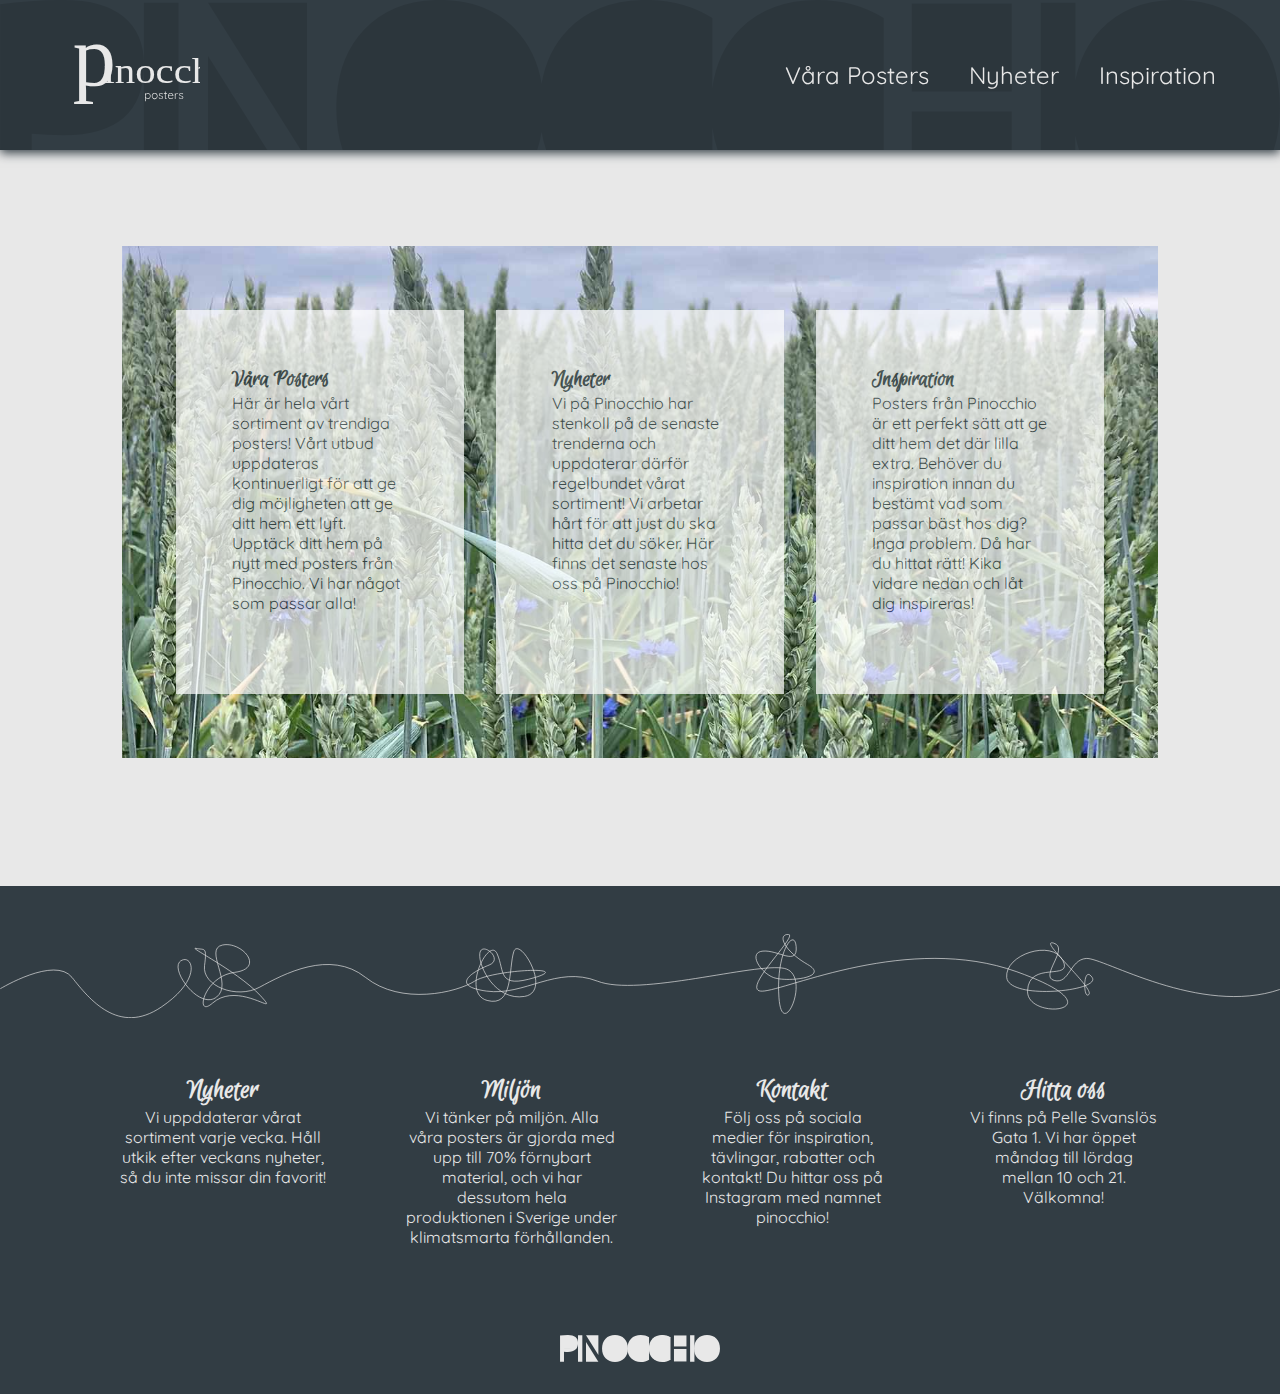
<file: index.html>
<!DOCTYPE html>
<html lang="en">
<head>
    <meta charset="UTF-8">
    <meta name="viewport" content="width=device-width, initial-scale=1.0">
    <meta http-equiv="X-UA-Compatible" content="ie=edge">
    <title>Pinocchio - Hem</title>
    <link rel="stylesheet" href="css/style.css">
    <link rel="Icon" href="img/logo2.svg" type="image/png">
    <style>
        @import url('https://fonts.googleapis.com/css2?family=Quicksand&display=swap');
        @import url('https://fonts.googleapis.com/css2?family=Euphoria+Script&display=swap');
    </style>
</head>
<body>

        <header class="header-outer">
            <div class="header-inner responsive-wrapper">
                <div class="header-logo">
                    <a href="index.html">
                        <img id="header-logo" src="img/logo_color.svg" alt="Logga">
                    </a>
                </div>
                <nav class="header-navigation">
                        <a href="./posters.html">Våra Posters</a>
                        <a href="./nyheter.html">Nyheter</a>
                        <a href="./inspiration.html">Inspiration</a>
                        <ul class="navLinks">
                            <li><a class="side-menu-links" href="./posters.html">Våra Posters</a></li>
                            <li><a class="side-menu-links" href="./nyheter.html">Nyheter</a></li>
                            <li><a class="side-menu-links" href="./inspiration.html">Inspiration</a></li>
                        </ul>
                        <div class="burger">
                            <div class="line1"></div>
                            <div class="line2"></div>
                            <div class="line3"></div>
                        </div>
                </nav>
            </div>
        </header>

        <main>
            <div class="main-content responsive-wrapper">
                <section id="boxes-start">
                    <article class="article-start-poster box-start">
                        <h2 class="start-title">Våra Posters</h2>
                        <p class="start-text">Här är hela vårt sortiment av trendiga posters! Vårt utbud uppdateras kontinuerligt för att ge dig möjligheten att ge ditt hem ett lyft. Upptäck ditt hem på nytt med posters från Pinocchio. Vi har något som passar alla!</p>
                    </article>
                    <article class="article-start-nyheter box-start">
                        <h2 class="start-title">Nyheter</h2>
                        <p class="start-text">Vi på Pinocchio har stenkoll på de senaste trenderna och uppdaterar därför regelbundet vårat sortiment! Vi arbetar hårt för att just du ska hitta det du söker. Här finns det senaste hos oss på Pinocchio!</p>
                    </article>
                    <article class="article-start-inspiration box-start">
                        <h2 class="start-title">Inspiration</h2>
                        <p class="start-text">Posters från Pinocchio är ett perfekt sätt att ge ditt hem det där lilla extra. Behöver du inspiration innan du bestämt vad som passar bäst hos dig? Inga problem. Då har du hittat rätt! Kika vidare nedan och låt dig inspireras!</p>
                    </article>
                </section>
            </div>
        </main>

        <footer>
            <img id="da4" src="img/decoration_a4.svg" alt="Dekoration">
            <img id="da2" src="img/decoration_a2.svg" alt="Dekoration">
            <img id="da1" src="img/decoration_a1.svg" alt="Dekoration">
            <section id="footersection">
                <article id="footera1">
                    <h5>Nyheter</h5>
                    <p class="footertext">Vi uppddaterar vårat sortiment varje vecka. Håll utkik efter veckans nyheter, så du inte missar din favorit!</p>
                </article>
                <article id="footera2">
                    <h5>Miljön</h5>
                    <p class="footertext">Vi tänker på miljön. Alla våra posters är gjorda med upp till 70% förnybart material, och vi har dessutom hela produktionen i Sverige under klimatsmarta förhållanden. </p>
                </article>
                <article id="footera3">
                    <h5>Kontakt</h5>
                    <p class="footertext">Följ oss på sociala medier för inspiration, tävlingar, rabatter och kontakt! Du hittar oss på Instagram med namnet pinocchio!</p>
                </article>
                <article id="footera4">
                    <h5>Hitta oss</h5>
                    <p class="footertext">Vi finns på Pelle Svanslös Gata 1. Vi har öppet måndag till lördag mellan 10 och 21. Välkomna! </p>
                </article>
            </section>
            <div id="footerlogga">
                <img class="footerlogga" src="img/logo_white.svg" alt="Logga">
            </div>
        </footer>


    <script src="js/script.js"></script>

</body>
</html>
</file>
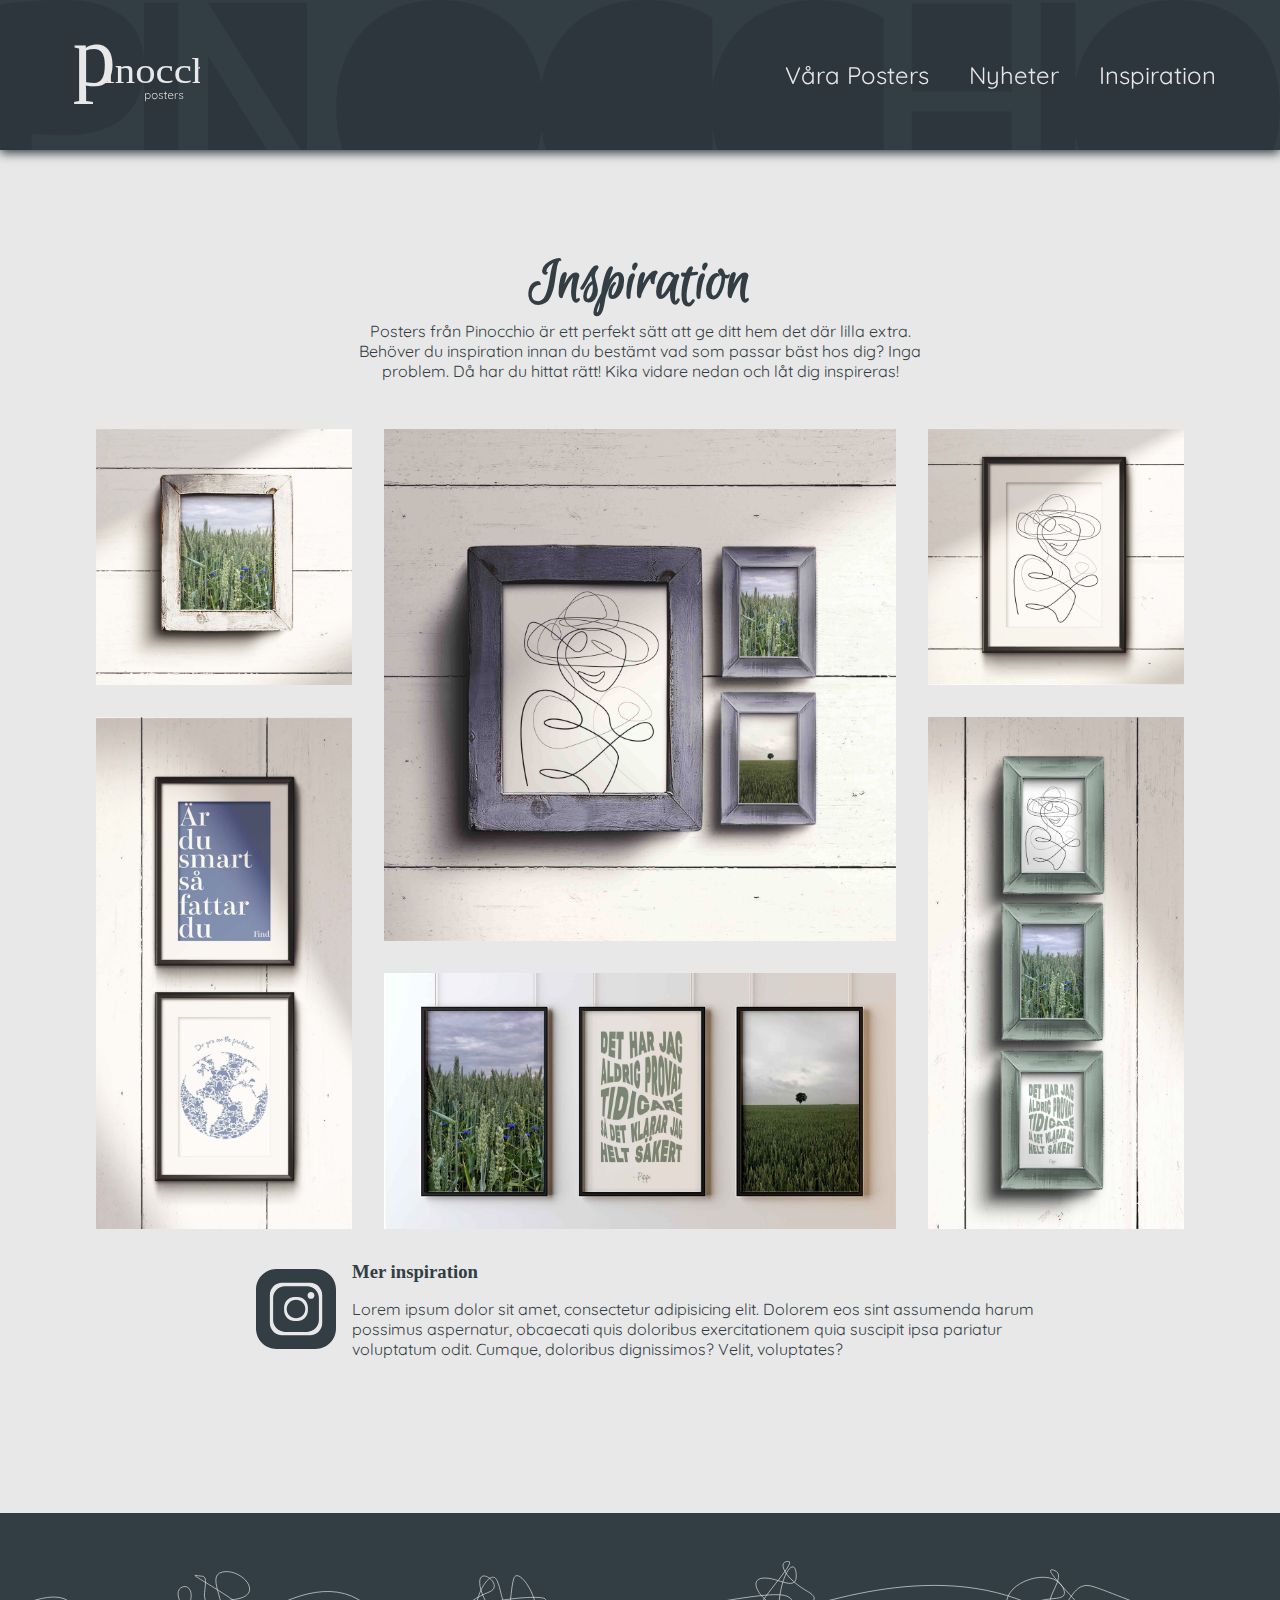
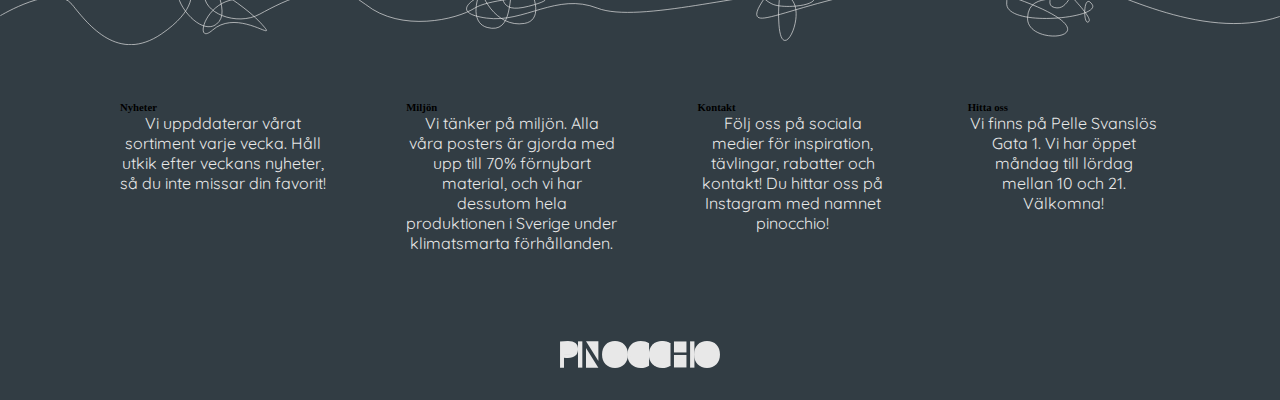
<file: inspiration.html>
<!DOCTYPE html>
<html lang="en">
<head>
    <meta charset="UTF-8">
    <meta http-equiv="X-UA-Compatible" content="IE=edge">
    <meta name="viewport" content="width=device-width, initial-scale=1.0">
    <title>Pinocchio - Inspiration</title>
    <link rel="stylesheet" href="css/style.css">
    <link rel="Icon" href="img/logo2.svg" type="image/png">
    <style>
        @import url('https://fonts.googleapis.com/css2?family=Quicksand&display=swap');
        @import url('https://fonts.googleapis.com/css2?family=Euphoria+Script&display=swap');
    </style>
</head>
<body>

    <header class="header-outer">
        <div class="header-inner responsive-wrapper">
            <div class="header-logo">
                <a href="index.html">
                    <img id="header-logo" src="img/logo_color.svg" alt="Logga">
                </a>
            </div>
            <nav class="header-navigation">
                    <a href="./posters.html">Våra Posters</a>
                    <a href="./nyheter.html">Nyheter</a>
                    <a href="./inspiration.html">Inspiration</a>
                    <ul class="navLinks">
                        <li><a class="side-menu-links" href="./posters.html">Våra Posters</a></li>
                        <li><a class="side-menu-links" href="./nyheter.html">Nyheter</a></li>
                        <li><a class="side-menu-links" href="./inspiration.html">Inspiration</a></li>
                    </ul>
                    <div class="burger">
                        <div class="line1"></div>
                        <div class="line2"></div>
                        <div class="line3"></div>
                    </div>
            </nav>
        </div>
    </header>

<main>
    <section class="intro">
        <article class="intro-box">
            <h2 class="intro-title">Inspiration</h2>
            <p class="intro-text">Posters från Pinocchio är ett perfekt sätt att ge ditt hem det där lilla extra. Behöver du inspiration innan du bestämt vad som passar bäst hos dig? Inga problem. Då har du hittat rätt! Kika vidare nedan och låt dig inspireras!</p>
        </article>
    </section>
    <div id="div1-ins">
        <div id="div2-ins">
            <img class="insA ins" src="img/inspiration_img/insA.jpg" alt="Inspirationsbild">
            <img class="insB ins" src="img/inspiration_img/insB.jpg" alt="Inspirationsbild">
            <img class="insC ins" src="img/inspiration_img/insC.jpg" alt="Inspirationsbild">
            <img class="insD ins" src="img/inspiration_img/insD.jpg" alt="Inspirationsbild">
            <img class="insE ins" src="img/inspiration_img/insE.jpg" alt="Inspirationsbild">
            <img class="insF ins" src="img/inspiration_img/insF.jpg" alt="Inspirationsbild">
        </div>
    </div>
    <section id="inspiration-info-box">
        <article id="inspiration-info-box-child">
            <article id="inspiration-symbol-article">
                <img id="inspiration-symbol" src="img/symbol_contact.svg" alt="Symbol Kontakt">
            </article>
            <article id="inspiration-info">
                <h3 id="inspiration-title">Mer inspiration</h3>
                <p id="inspiration-text">Lorem ipsum dolor sit amet, consectetur adipisicing elit. Dolorem eos sint assumenda harum possimus aspernatur, obcaecati quis doloribus exercitationem quia suscipit ipsa pariatur voluptatum odit. Cumque, doloribus dignissimos? Velit, voluptates?</p>
            </article>
        </article>
    </section>
        
</main>

<footer>
    <img id="da4" src="img/decoration_a4.svg" alt="Dekoration">
    <img id="da2" src="img/decoration_a2.svg" alt="Dekoration">
    <img id="da1" src="img/decoration_a1.svg" alt="Dekoration">
    <section id="footersection">
        <article id="footera1">
            <h6>Nyheter</h6>
            <p class="footertext">Vi uppddaterar vårat sortiment varje vecka. Håll utkik efter veckans nyheter, så du inte missar din favorit!</p>
        </article>
        <article id="footera2">
            <h6>Miljön</h6>
            <p class="footertext">Vi tänker på miljön. Alla våra posters är gjorda med upp till 70% förnybart material, och vi har dessutom hela produktionen i Sverige under klimatsmarta förhållanden. </p>
        </article>
        <article id="footera3">
            <h6>Kontakt</h6>
            <p class="footertext">Följ oss på sociala medier för inspiration, tävlingar, rabatter och kontakt! Du hittar oss på Instagram med namnet pinocchio!</p>
        </article>
        <article id="footera4">
            <h6>Hitta oss</h6>
            <p class="footertext">Vi finns på Pelle Svanslös Gata 1. Vi har öppet måndag till lördag mellan 10 och 21. Välkomna! </p>
        </article>
    </section>
    <div id="footerlogga">
        <img class="footerlogga" src="img/logo_white.svg" alt="Logga">
    </div>
</footer>

<script src="js/script.js"></script>
    
</body>
</html>
</file>
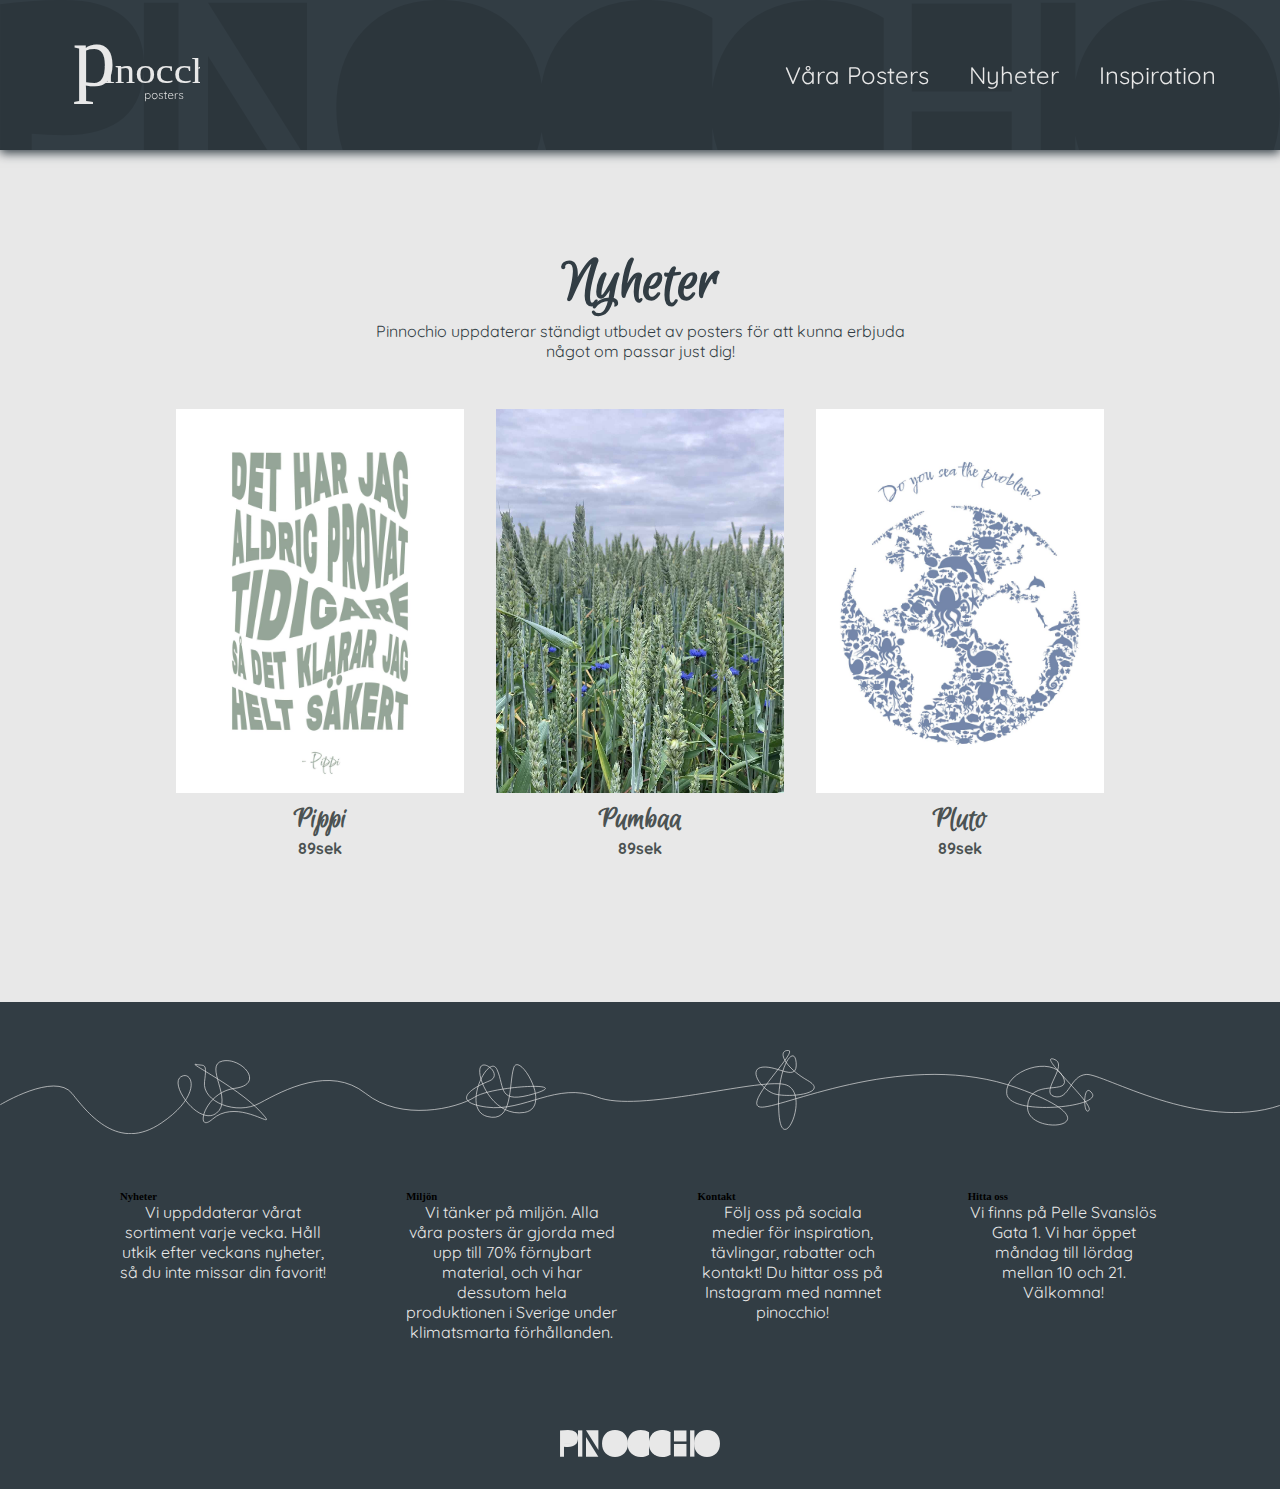
<file: nyheter.html>
<!DOCTYPE html>
<html lang="en">
<head>
    <meta charset="UTF-8">
    <meta http-equiv="X-UA-Compatible" content="IE=edge">
    <meta name="viewport" content="width=device-width, initial-scale=1.0">
    <title>Pinocchio - Nyheter</title>
    <link rel="stylesheet" href="css/style.css">
    <link rel="Icon" href="img/logo2.svg" type="image/png">
    <style>
        @import url('https://fonts.googleapis.com/css2?family=Quicksand&display=swap');
        @import url('https://fonts.googleapis.com/css2?family=Euphoria+Script&display=swap');
    </style>
</head>
<body>

    <header class="header-outer">
        <div class="header-inner responsive-wrapper">
            <div class="header-logo">
                <img id="header-logo" src="img/logo_color.svg">
            </div>
            <nav class="header-navigation">
                    <a href="./posters.html">Våra Posters</a>
                    <a href="./nyheter.html">Nyheter</a>
                    <a href="./inspiration.html">Inspiration</a>
                    <ul class="navLinks">
                        <li><a class="side-menu-links" href="./posters.html">Våra Posters</a></li>
                        <li><a class="side-menu-links" href="./nyheter.html">Nyheter</a></li>
                        <li><a class="side-menu-links" href="./inspiration.html">Inspiration</a></li>
                    </ul>
                    <button class="burger">
                        <div class="line1"></div>
                        <div class="line2"></div>
                        <div class="line3"></div>
                    </button>
            </nav>
        </div>
    </header>

<main>

    <section class="intro">
        <article class="intro-box">
            <h2 class="intro-title">Nyheter</h2>
            <p class="intro-text">Pinnochio uppdaterar ständigt utbudet av posters för att kunna erbjuda något om passar just dig!</p>
        </article>
    </section>

    <div id="div-posters">
        <section id="section-posters">
            <a href="pippi.html">
                <article class="image poster1">
                    <img class="image_img" src="img/poster_pippi.jpg" alt="Poster">
                    <div class="image_overlay">
                        <h3 class="image_title">Pippi</h3>
                        <p class="image_description">Lorem ipsum dolor sit amet consectetur adipisicing elit. Ratione veritatis, atque excepturi voluptatibus quibusdam quam?</p>
                    </div>
                    <div class="image_under">
                        <h3 class="image_under_title">Pippi</h3>
                        <h3 class="image_under_price">89sek</h3>
                    </div>
                </article>
            </a>
            <a href="pumbaa.html">
                <article class="image poster2">
                    <img class="image_img" src="img/poster_pumbaa.jpg" alt="Poster">
                    <div class="image_overlay">
                        <h3 class="image_title">Pumbaa</h3>
                        <p class="image_description">Lorem ipsum dolor sit amet consectetur adipisicing elit. Ratione veritatis, atque excepturi voluptatibus quibusdam quam?</p>
                    </div>
                    <div class="image_under">
                        <h3 class="image_under_title">Pumbaa</h3>
                        <h3 class="image_under_price">89sek</h3>
                    </div>
                </article>
            </a>
            <a href="pluto.html">
                <article class="image poster3">
                    <img class="image_img" src="img/poster_pluto.jpg" alt="Poster">
                    <div class="image_overlay">
                        <h3 class="image_title">Pluto</h3>
                        <p class="image_description">Lorem ipsum dolor sit amet consectetur adipisicing elit. Ratione veritatis, atque excepturi voluptatibus quibusdam quam?</p>
                    </div>
                    <div class="image_under">
                        <h3 class="image_under_title">Pluto</h3>
                        <h3 class="image_under_price">89sek</h3>
                    </div>
                </article>
            </a>
            
        </section>
    </div>

</main>

<footer>
    <img id="da4" src="img/decoration_a4.svg" alt="Dekoration">
    <img id="da2" src="img/decoration_a2.svg" alt="Dekoration">
    <img id="da1" src="img/decoration_a1.svg" alt="Dekoration">
    <section id="footersection">
        <article id="footera1">
            <h6>Nyheter</h4>
            <p class="footertext">Vi uppddaterar vårat sortiment varje vecka. Håll utkik efter veckans nyheter, så du inte missar din favorit!</p>
        </article>
        <article id="footera2">
            <h6>Miljön</h4>
            <p class="footertext">Vi tänker på miljön. Alla våra posters är gjorda med upp till 70% förnybart material, och vi har dessutom hela produktionen i Sverige under klimatsmarta förhållanden. </p>
        </article>
        <article id="footera3">
            <h6>Kontakt</h4>
            <p class="footertext">Följ oss på sociala medier för inspiration, tävlingar, rabatter och kontakt! Du hittar oss på Instagram med namnet pinocchio!</p>
        </article>
        <article id="footera4">
            <h6>Hitta oss</h4>
            <p class="footertext">Vi finns på Pelle Svanslös Gata 1. Vi har öppet måndag till lördag mellan 10 och 21. Välkomna! </p>
        </article>
    </section>
    <div id="footerlogga">
        <img class="footerlogga" src="img/logo_white.svg">
    </div>
</footer>

<script src="js/script.js"></script>

</body>
</html>
</file>
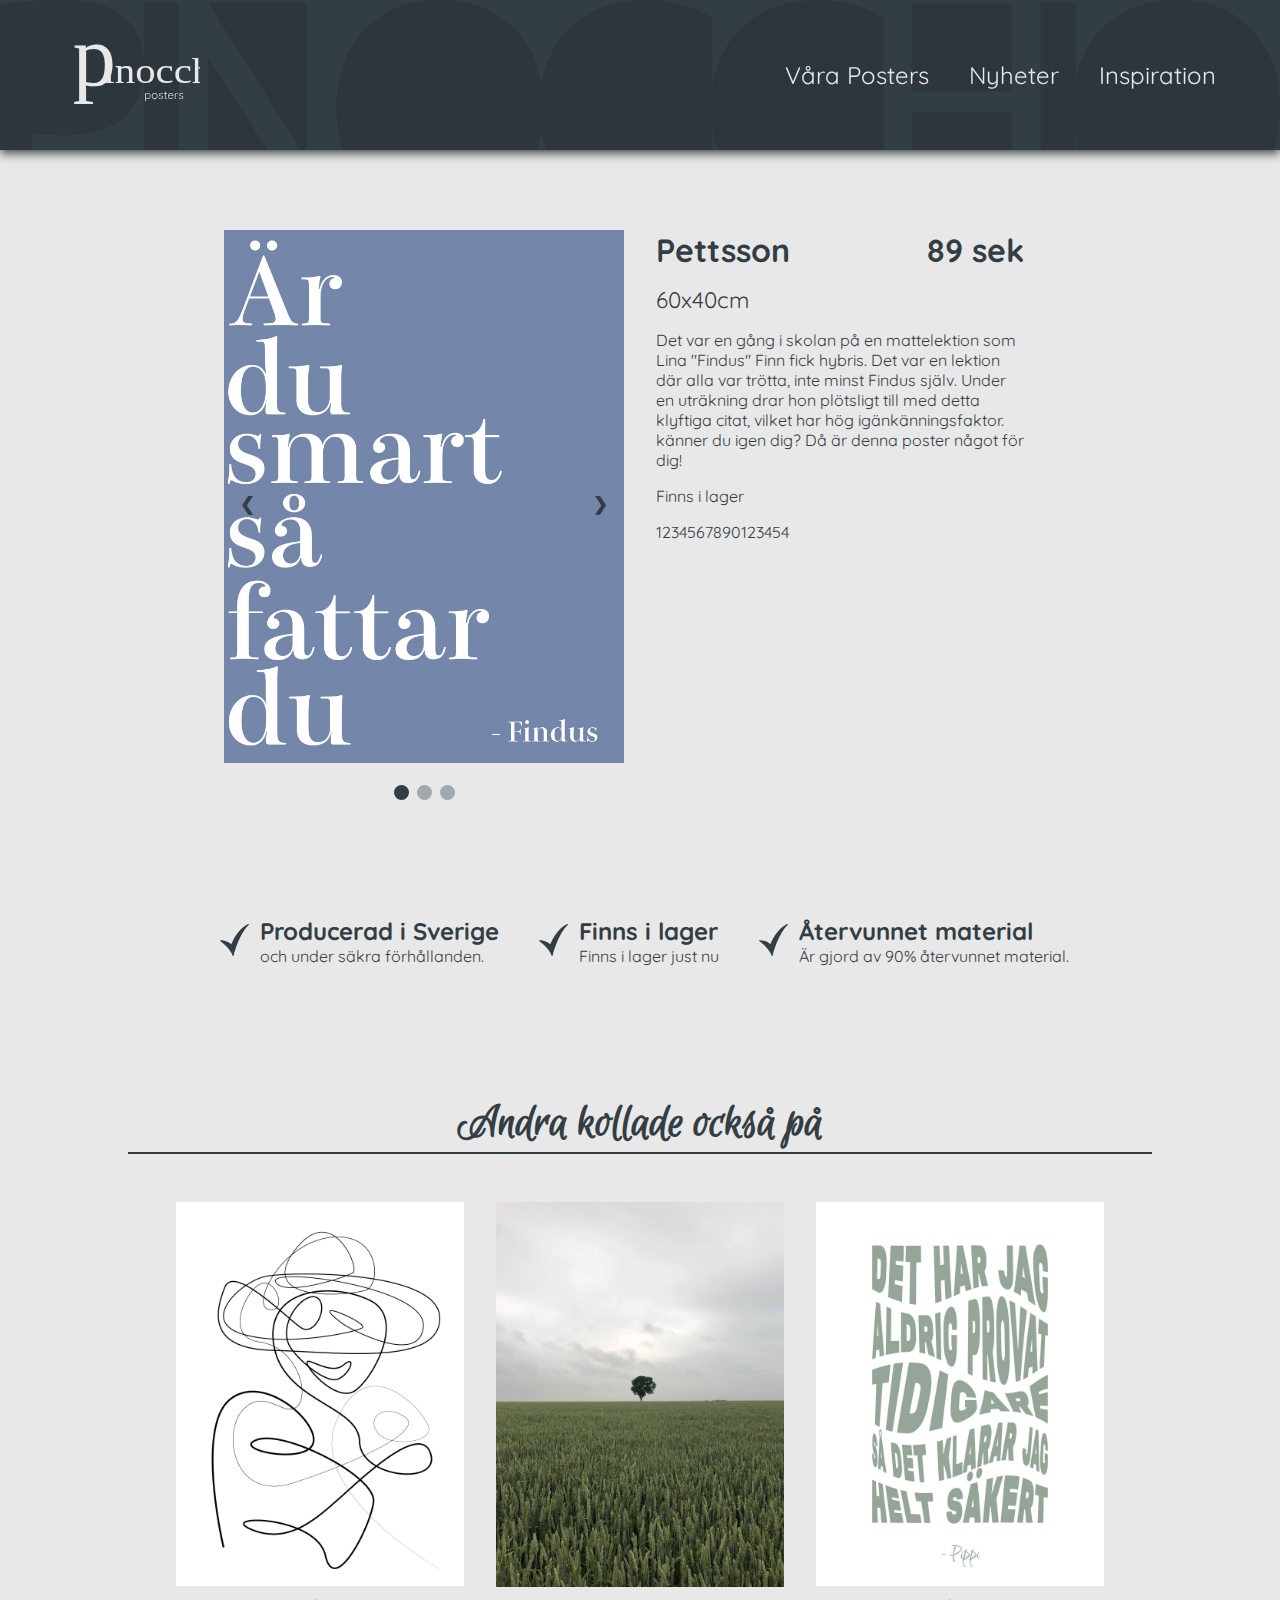
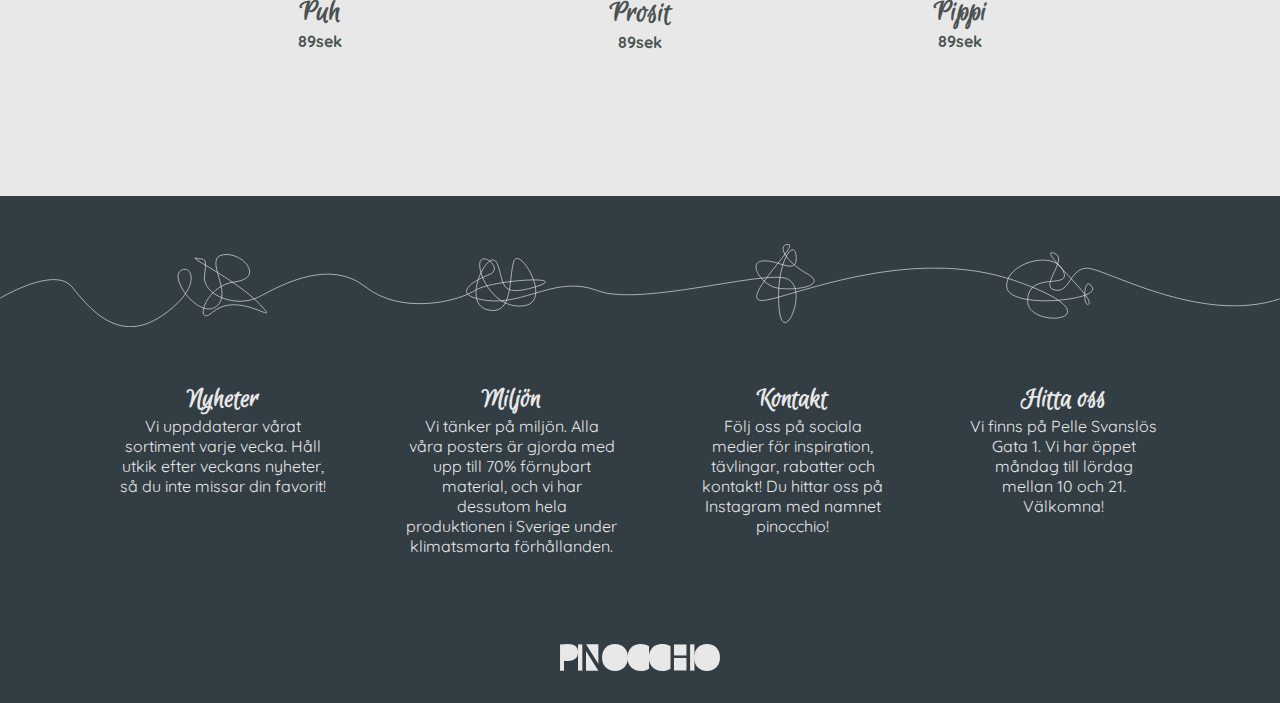
<file: pettson.html>
<!DOCTYPE html>
<html lang="en">
<head>
    <meta charset="UTF-8">
    <meta http-equiv="X-UA-Compatible" content="IE=edge">
    <meta name="viewport" content="width=device-width, initial-scale=1.0">
    <title>Pinocchio - Pettson</title>
    <link rel="stylesheet" href="css/style.css">
    <link rel="Icon" href="img/logo2.svg" type="image/png">
    <style>
        @import url('https://fonts.googleapis.com/css2?family=Quicksand&display=swap');
        @import url('https://fonts.googleapis.com/css2?family=Euphoria+Script&display=swap');
    </style>
</head>
<body>

    <header class="header-outer">
        <div class="header-inner responsive-wrapper">
            <div class="header-logo">
                <a href="index.html">
                    <img id="header-logo" src="img/logo_color.svg" alt="Logga">
                </a>
            </div>
            <nav class="header-navigation">
                    <a href="./posters.html">Våra Posters</a>
                    <a href="./nyheter.html">Nyheter</a>
                    <a href="./inspiration.html">Inspiration</a>
                    <ul class="navLinks">
                        <li><a class="side-menu-links" href="./posters.html">Våra Posters</a></li>
                        <li><a class="side-menu-links" href="./nyheter.html">Nyheter</a></li>
                        <li><a class="side-menu-links" href="./inspiration.html">Inspiration</a></li>
                    </ul>
                    <div class="burger">
                        <div class="line1"></div>
                        <div class="line2"></div>
                        <div class="line3"></div>
                    </div>
            </nav>
        </div>
    </header>

<main>

    <div id="parent-poster-box">
        <section id="poster-box">
            <article id="poster-img-box">

                <div class="slideshow-container">

                    <div class="mySlides fade">
                        <img src="./img/pettson_img/poster_pettson.jpg" alt="Poster Pettson">
                    </div>
  
                    <div class="mySlides fade">
                        <img src="./img/pettson_img/pettson_a.jpg" alt="Poster Pettson på vägg">
                    </div>
  
                    <div class="mySlides fade">
                        <img src="./img/pettson_img/pettson_b.jpg" alt="Poster Pettson på vägg">
                    </div>
  
                    <a class="prev" onclick="plusSlides(-1)">&#10094;</a>
                    <a class="next" onclick="plusSlides(1)">&#10095;</a>

                </div>

                <br>
  
                <div class="dots">
                    <span class="dot" onclick="currentSlide(1)"></span>
                    <span class="dot" onclick="currentSlide(2)"></span>
                    <span class="dot" onclick="currentSlide(3)"></span>
                </div>

            </article>
        
        <article id="poster-info-box">
            <div id="first-raw">
                <h2 id="poster-name">Pettsson</h2>
                <h2 id="poster-price"> 89 sek</h2>
            </div>
            <p id="poster-size">60x40cm</p>
            <p id="poster-description">Det var en gång i skolan på en mattelektion som Lina "Findus" Finn fick hybris. Det var en lektion där alla var trötta, inte minst Findus själv. Under en uträkning drar hon plötsligt till med detta klyftiga citat, vilket har hög igänkänningsfaktor. känner du igen dig? Då är denna poster något för dig!</p>
            <p id="poster-description">Finns i lager</p>
            <p id="poster-description">1234567890123454</p>
        </article>
    </section>
    </div>

    <section id="three-points">
        <article class="point-one point">
            <div class="div-point-symbol">
                <img class="point-symbol" src="img/symbol_check.svg" alt="Symbol">
            </div>
            <div class="div-point-info">
                <h4 class="point-title">Producerad i Sverige</h4>
                <p class="point-text">och under säkra förhållanden.</p>
            </div>
        </article>
        <article class="point-two point">
            <div class="div-point-symbol">
                <img class="point-symbol" src="img/symbol_check.svg" alt="Symbol">
            </div>
            <div class="div-point-info">
                <h4 class="point-title">Finns i lager</h4>
                <p class="point-text">Finns i lager just nu</p>
            </div>
        </article>
        <article class="point-three point">
            <div class="div-point-symbol">
                <img class="point-symbol" src="img/symbol_check.svg" alt="Symbol">
            </div>
            <div class="div-point-info">
                <h4 class="point-title">Återvunnet material</h4>
                <p class="point-text">Är gjord av 90% återvunnet material.</p>
            </div>
        </article>
    </section>

    <div id="fler-posters-parent">
        <div id="fler-posters">
            <h2 id="fler-posters-title">Andra kollade också på</h2>
            <hr>
        </div>
    </div>

    <div id="three-posters-parent">
        <section id="three-posters">
            <a href="puh.html">
                <article class="image poster1">
                    <img class="image_img" src="img/puh_img/poster_puh.jpg" alt="Poster">
                    <div class="image_overlay">
                        <h3 class="image_title">Puh</h3>
                        <p class="image_description">Spännande konstverk med stort artisteri.</p>
                    </div>
                    <div class="image_under">
                        <h3 class="image_under_title">Puh</h3>
                        <h3 class="image_under_price">89sek</h3>
                    </div>
                </article>
            </a>
            <a href="prosit.html">
                <article class="image poster2">
                    <img class="image_img" src="img/prosit_img/poster_prosit.jpg" alt="Poster">
                    <div class="image_overlay">
                        <h3 class="image_title">Prosit</h3>
                        <p class="image_description">Ett fotografi från en av alla Österlens veteåkrar.</p>
                    </div>
                    <div class="image_under">
                        <h3 class="image_under_title">Prosit</h3>
                        <h3 class="image_under_price">89sek</h3>
                    </div>
                </article>
            </a>
            <a href="pippi.html">
                <article class="image poster3">
                    <img class="image_img" src="img/pippi_img/poster_pippi.jpg" alt="Poster">
                    <div class="image_overlay">
                        <h3 class="image_title">Pippi</h3>
                        <p class="image_description">Pippi har visserligen mycket knasigt på gång, men också en del kloka tankar!</p>
                    </div>
                    <div class="image_under">
                        <h3 class="image_under_title">Pippi</h3>
                        <h3 class="image_under_price">89sek</h3>
                    </div>
                </article>
            </a>
        </section>
    </div>

</main>

<footer>
    <img id="da4" src="img/decoration_a4.svg" alt="Dekoration">
    <img id="da2" src="img/decoration_a2.svg" alt="Dekoration">
    <img id="da1" src="img/decoration_a1.svg" alt="Dekoration">
    <section id="footersection">
        <article id="footera1">
            <h5>Nyheter</h5>
            <p class="footertext">Vi uppddaterar vårat sortiment varje vecka. Håll utkik efter veckans nyheter, så du inte missar din favorit!</p>
        </article>
        <article id="footera2">
            <h5>Miljön</h5>
            <p class="footertext">Vi tänker på miljön. Alla våra posters är gjorda med upp till 70% förnybart material, och vi har dessutom hela produktionen i Sverige under klimatsmarta förhållanden. </p>
        </article>
        <article id="footera3">
            <h5>Kontakt</h5>
            <p class="footertext">Följ oss på sociala medier för inspiration, tävlingar, rabatter och kontakt! Du hittar oss på Instagram med namnet pinocchio!</p>
        </article>
        <article id="footera4">
            <h5>Hitta oss</h5>
            <p class="footertext">Vi finns på Pelle Svanslös Gata 1. Vi har öppet måndag till lördag mellan 10 och 21. Välkomna! </p>
        </article>
    </section>
    <div id="footerlogga">
        <img class="footerlogga" src="img/logo_white.svg" alt="Logga">
    </div>
</footer>

<script src="js/script.js"></script>
    
</body>
</html>
</file>
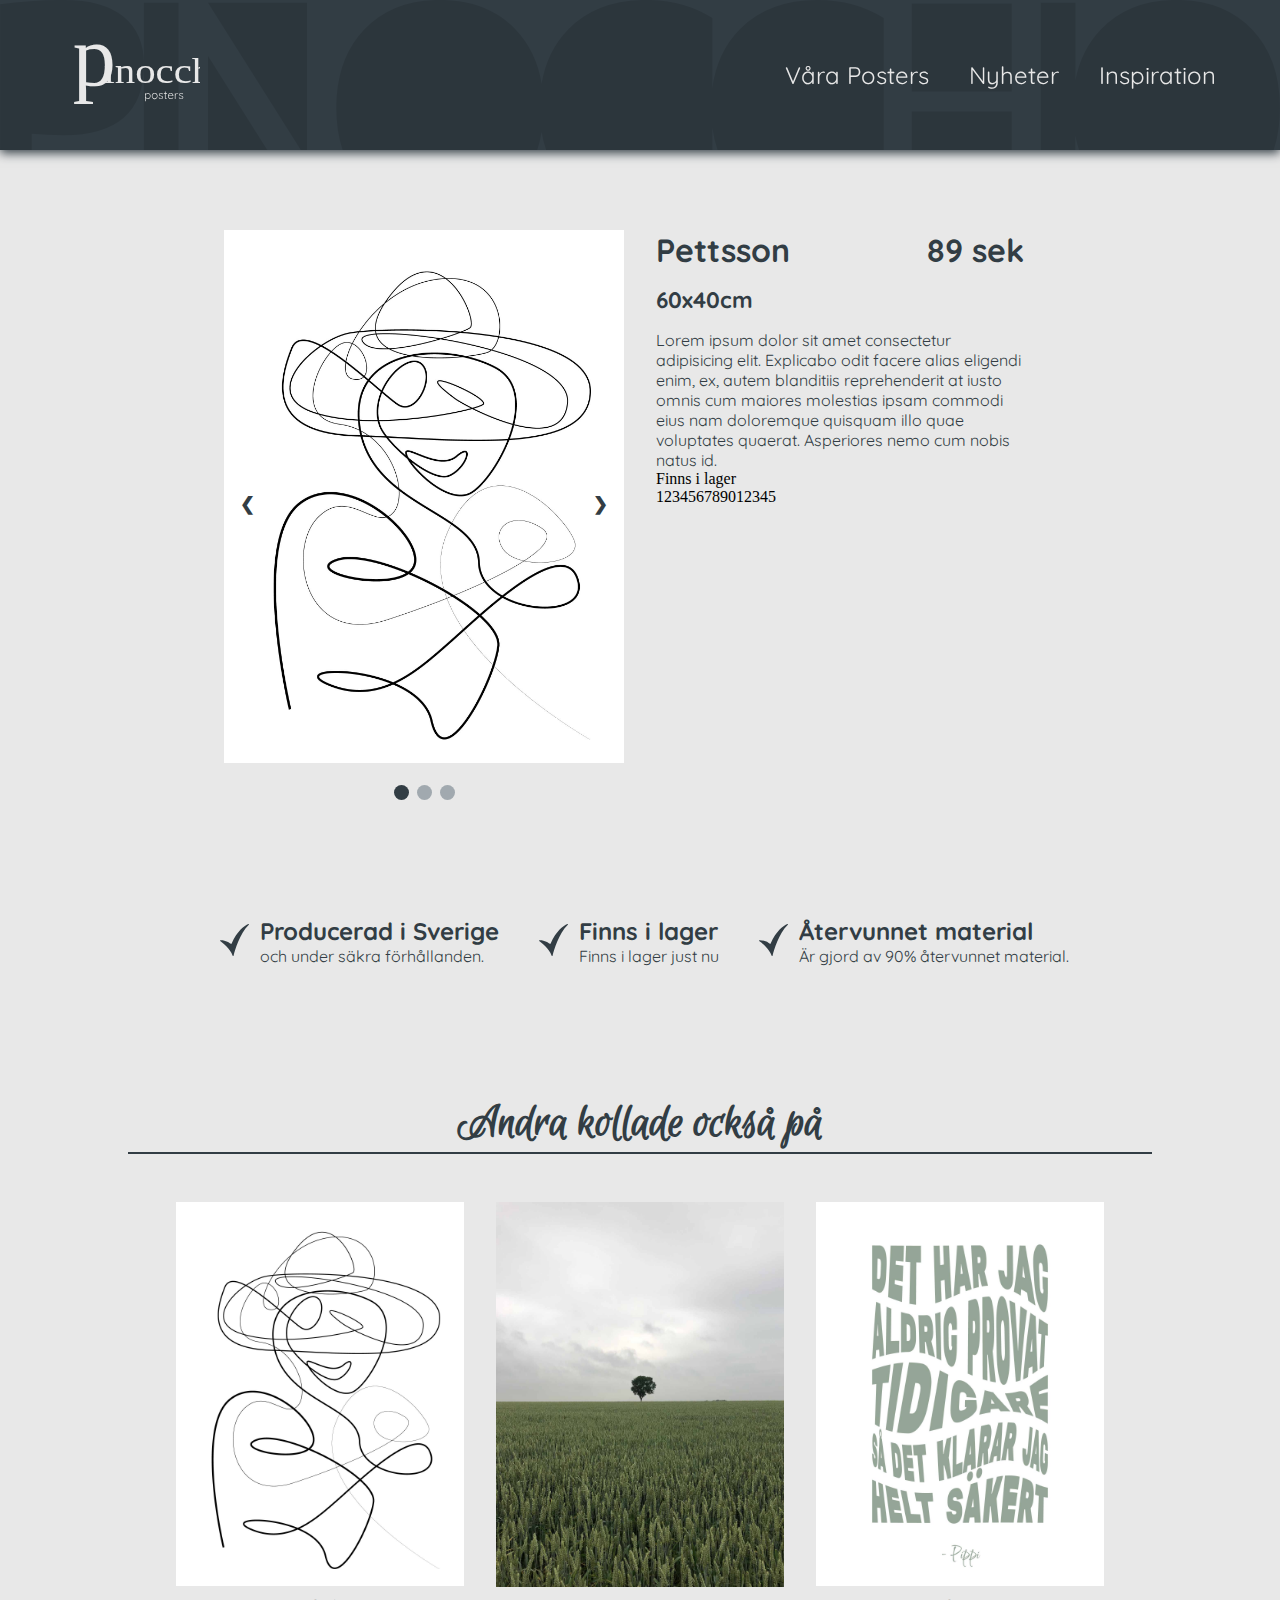
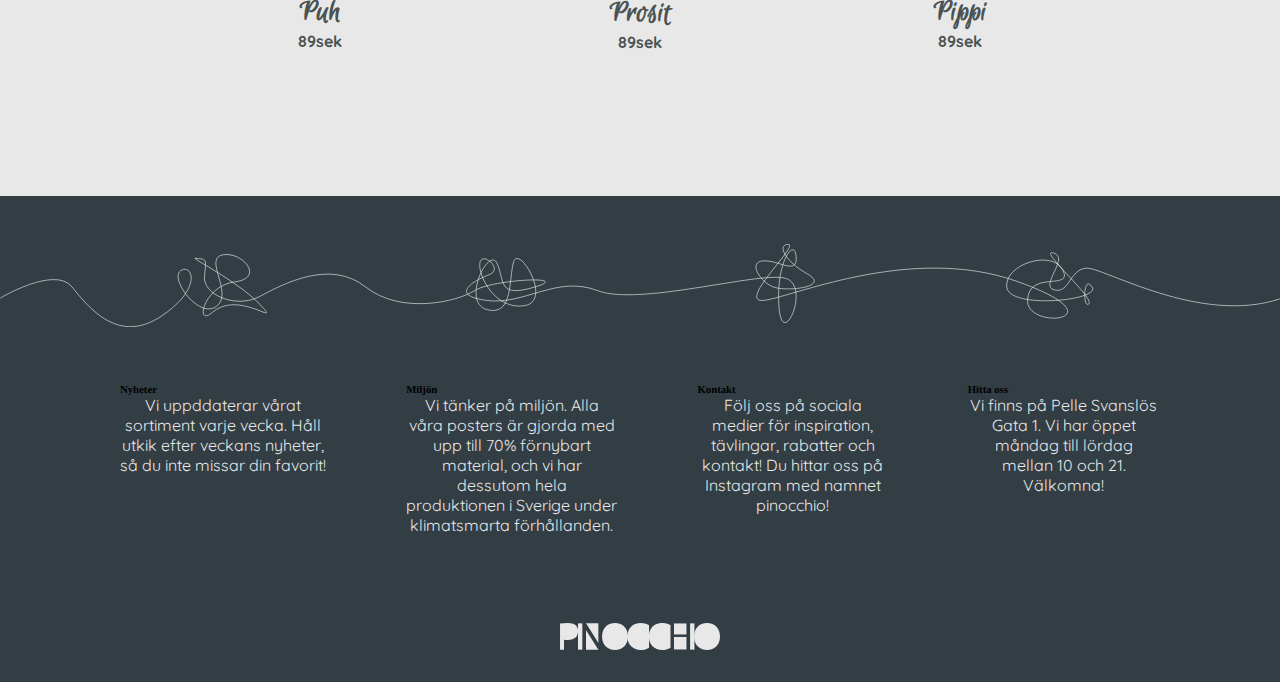
<file: pettsson.html>
<!DOCTYPE html>
<html lang="en">
<head>
    <meta charset="UTF-8">
    <meta http-equiv="X-UA-Compatible" content="IE=edge">
    <meta name="viewport" content="width=device-width, initial-scale=1.0">
    <title>Pinocchio - Pettsson</title>
    <link rel="stylesheet" href="css/style.css">
    <link rel="Icon" href="img/logo2.svg" type="image/png">
    <style>
        @import url('https://fonts.googleapis.com/css2?family=Quicksand&display=swap');
        @import url('https://fonts.googleapis.com/css2?family=Euphoria+Script&display=swap');
    </style>
</head>
<body>

    <header class="header-outer">
        <div class="header-inner responsive-wrapper">
            <div class="header-logo">
                <img id="header-logo" src="img/logo_color.svg">
            </div>
            <nav class="header-navigation">
                    <a href="./posters.html">Våra Posters</a>
                    <a href="./nyheter.html">Nyheter</a>
                    <a href="./inspiration.html">Inspiration</a>
                    <ul class="navLinks">
                        <li><a class="side-menu-links" href="./posters.html">Våra Posters</a></li>
                        <li><a class="side-menu-links" href="./nyheter.html">Nyheter</a></li>
                        <li><a class="side-menu-links" href="./inspiration.html">Inspiration</a></li>
                    </ul>
                    <button class="burger">
                        <div class="line1"></div>
                        <div class="line2"></div>
                        <div class="line3"></div>
                    </button>
            </nav>
        </div>
    </header>









       













<main>

    <div id="parent-poster-box">
        <section id="poster-box">
            <article id="poster-img-box">

                <div class="slideshow-container">

                    <div class="mySlides fade">
                        <img src="./img/poster_puh.jpg" style="width:100%">
                    </div>
  
                    <div class="mySlides fade">
                        <img src="./img/poster_pumbaa.jpg" style="width:100%">
                    </div>
  
                    <div class="mySlides fade">
                        <img src="./img/poster_pluto.jpg" style="width:100%">
                    </div>
  
                    <a class="prev" onclick="plusSlides(-1)">&#10094;</a>
                    <a class="next" onclick="plusSlides(1)">&#10095;</a>

                </div>

                <br>
  
                <div class="dots">
                    <span class="dot" onclick="currentSlide(1)"></span>
                    <span class="dot" onclick="currentSlide(2)"></span>
                    <span class="dot" onclick="currentSlide(3)"></span>
                </div>

            </article>
        
        <article id="poster-info-box">
            <div id="first-raw">
                <h2 id="poster-name">Pettsson</h2>
                <h2 id="poster-price"> 89 sek</h2>
            </div>
            <h3 id="poster-size">60x40cm</h3>
            <p id="poster-description">Lorem ipsum dolor sit amet consectetur adipisicing elit. Explicabo odit facere alias eligendi enim, ex, autem blanditiis reprehenderit at iusto omnis cum maiores molestias ipsam commodi eius nam doloremque quisquam illo quae voluptates quaerat. Asperiores nemo cum nobis natus id.</p>
            <p id="poster-status">Finns i lager</p>
            <p id="poster-number">123456789012345</p>
        </article>
    </section>
    </div>

    <section id="three-points">
        <article class="point-one point">
            <div class="div-point-symbol">
                <img class="point-symbol" src="img/symbol_check.svg" alt="Symbol">
            </div>
            <div class="div-point-info">
                <h4 class="point-title">Producerad i Sverige</h4>
                <p class="point-text">och under säkra förhållanden.</p>
            </div>
        </article>
        <article class="point-two point">
            <div class="div-point-symbol">
                <img class="point-symbol" src="img/symbol_check.svg" alt="Symbol">
            </div>
            <div class="div-point-info">
                <h4 class="point-title">Finns i lager</h4>
                <p class="point-text">Finns i lager just nu</p>
            </div>
        </article>
        <article class="point-three point">
            <div class="div-point-symbol">
                <img class="point-symbol" src="img/symbol_check.svg" alt="Symbol">
            </div>
            <div class="div-point-info">
                <h4 class="point-title">Återvunnet material</h4>
                <p class="point-text">Är gjord av 90% återvunnet material.</p>
            </div>
        </article>
    </section>

    <div id="fler-posters-parent">
        <div id="fler-posters">
            <h3 id="fler-posters-title">Andra kollade också på</h3>
            <hr>
        </div>
    </div>

    <div id="three-posters-parent">
        <section id="three-posters">
            <a href="puh.html">
                <article class="image poster1">
                    <img class="image_img" src="img/poster_puh.jpg" alt="Poster">
                    <div class="image_overlay">
                        <h3 class="image_title">Puh</h3>
                        <p class="image_description">Lorem ipsum dolor sit amet consectetur adipisicing elit. Ratione veritatis, atque excepturi voluptatibus quibusdam quam?</p>
                    </div>
                    <div class="image_under">
                        <h3 class="image_under_title">Puh</h3>
                        <h3 class="image_under_price">89sek</h3>
                    </div>
                </article>
            </a>
            <a href="prosit.html">
                <article class="image poster2">
                    <img class="image_img" src="img/poster_prosit.jpg" alt="Poster">
                    <div class="image_overlay">
                        <h3 class="image_title">Prosit</h3>
                        <p class="image_description">Lorem ipsum dolor sit amet consectetur adipisicing elit. Ratione veritatis, atque excepturi voluptatibus quibusdam quam?</p>
                    </div>
                    <div class="image_under">
                        <h3 class="image_under_title">Prosit</h3>
                        <h3 class="image_under_price">89sek</h3>
                    </div>
                </article>
            </a>
            <a href="pippi.html">
                <article class="image poster3">
                    <img class="image_img" src="img/poster_pippi.jpg" alt="Poster">
                    <div class="image_overlay">
                        <h3 class="image_title">Pippi</h3>
                        <p class="image_description">Lorem ipsum dolor sit amet consectetur adipisicing elit. Ratione veritatis, atque excepturi voluptatibus quibusdam quam?</p>
                    </div>
                    <div class="image_under">
                        <h3 class="image_under_title">Pippi</h3>
                        <h3 class="image_under_price">89sek</h3>
                    </div>
                </article>
            </a>
        </section>
    </div>

</main>

<footer>
    <img id="da4" src="img/decoration_a4.svg" alt="Dekoration">
    <img id="da2" src="img/decoration_a2.svg" alt="Dekoration">
    <img id="da1" src="img/decoration_a1.svg" alt="Dekoration">
    <section id="footersection">
        <article id="footera1">
            <h6>Nyheter</h4>
            <p class="footertext">Vi uppddaterar vårat sortiment varje vecka. Håll utkik efter veckans nyheter, så du inte missar din favorit!</p>
        </article>
        <article id="footera2">
            <h6>Miljön</h4>
            <p class="footertext">Vi tänker på miljön. Alla våra posters är gjorda med upp till 70% förnybart material, och vi har dessutom hela produktionen i Sverige under klimatsmarta förhållanden. </p>
        </article>
        <article id="footera3">
            <h6>Kontakt</h4>
            <p class="footertext">Följ oss på sociala medier för inspiration, tävlingar, rabatter och kontakt! Du hittar oss på Instagram med namnet pinocchio!</p>
        </article>
        <article id="footera4">
            <h6>Hitta oss</h4>
            <p class="footertext">Vi finns på Pelle Svanslös Gata 1. Vi har öppet måndag till lördag mellan 10 och 21. Välkomna! </p>
        </article>
    </section>
    <div id="footerlogga">
        <img class="footerlogga" src="img/logo_white.svg">
    </div>
</footer>

<script src="js/script.js"></script>
    
</body>
</html>
</file>
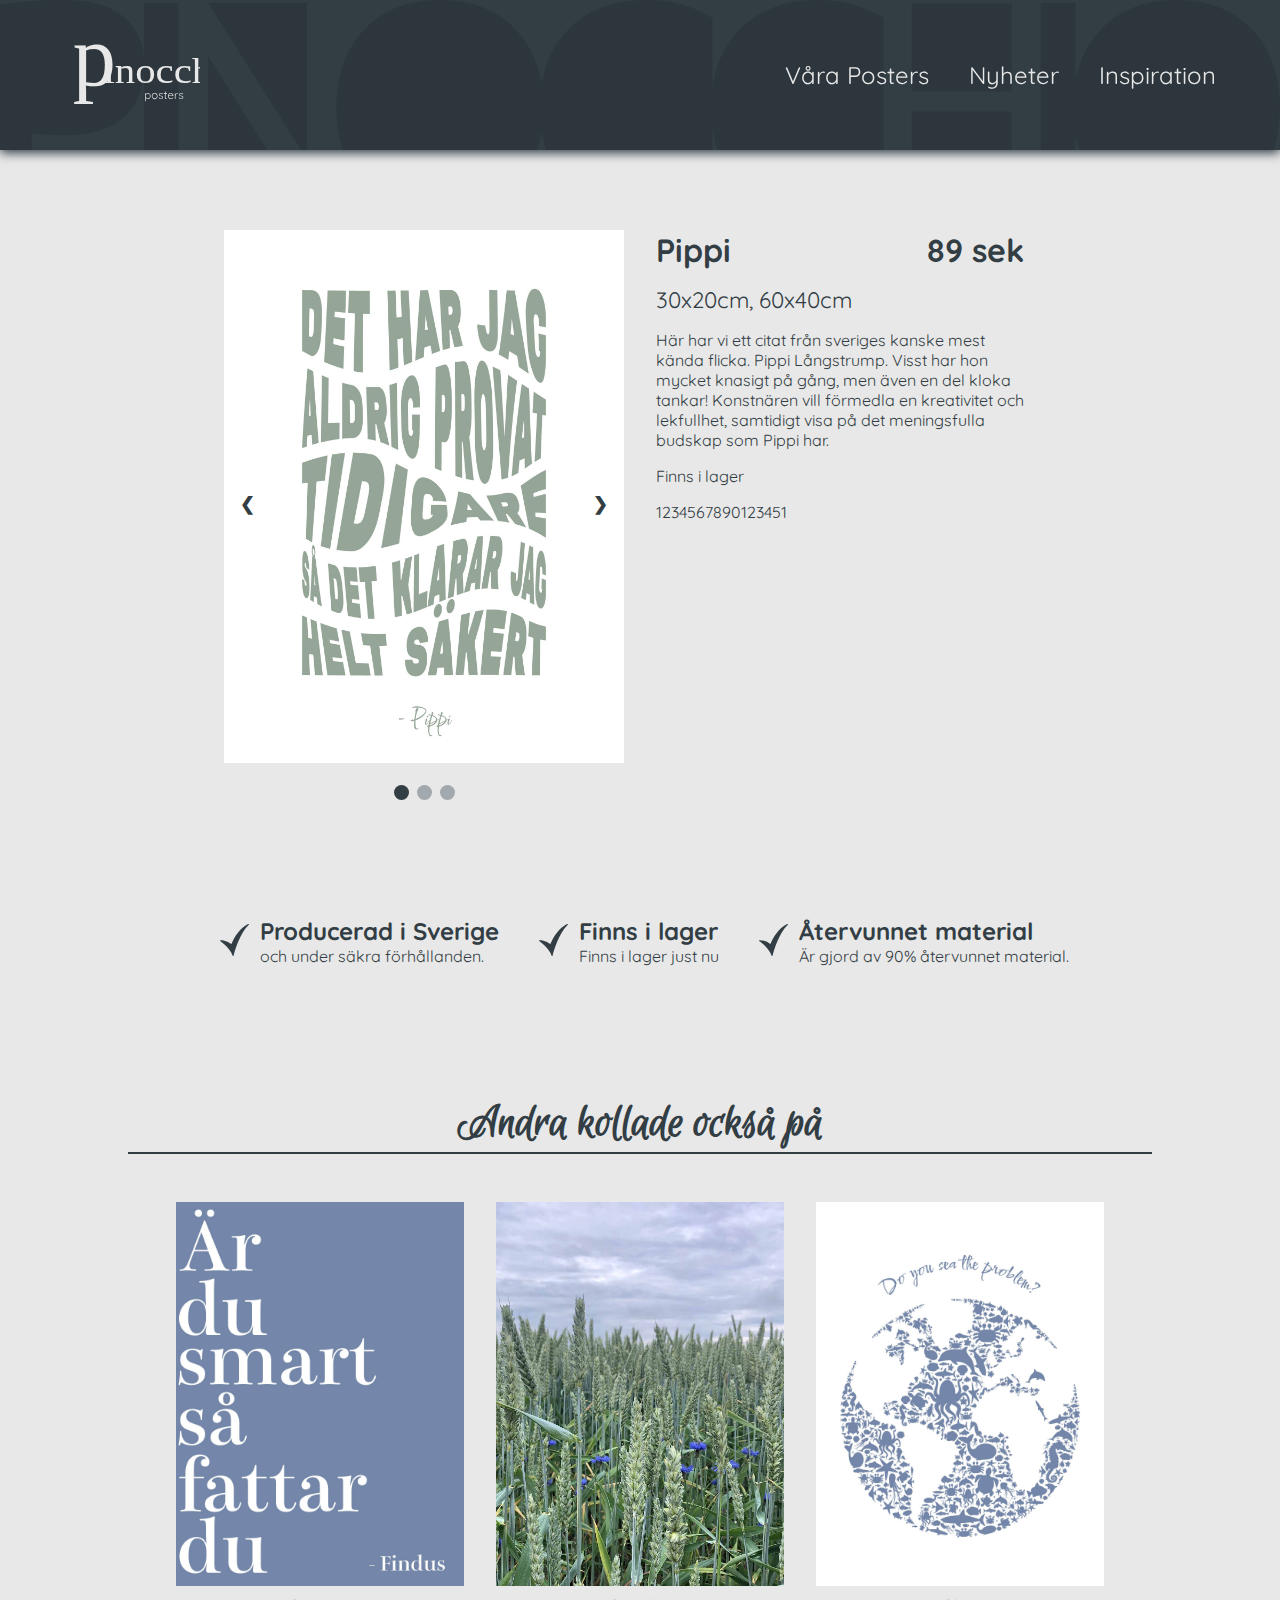
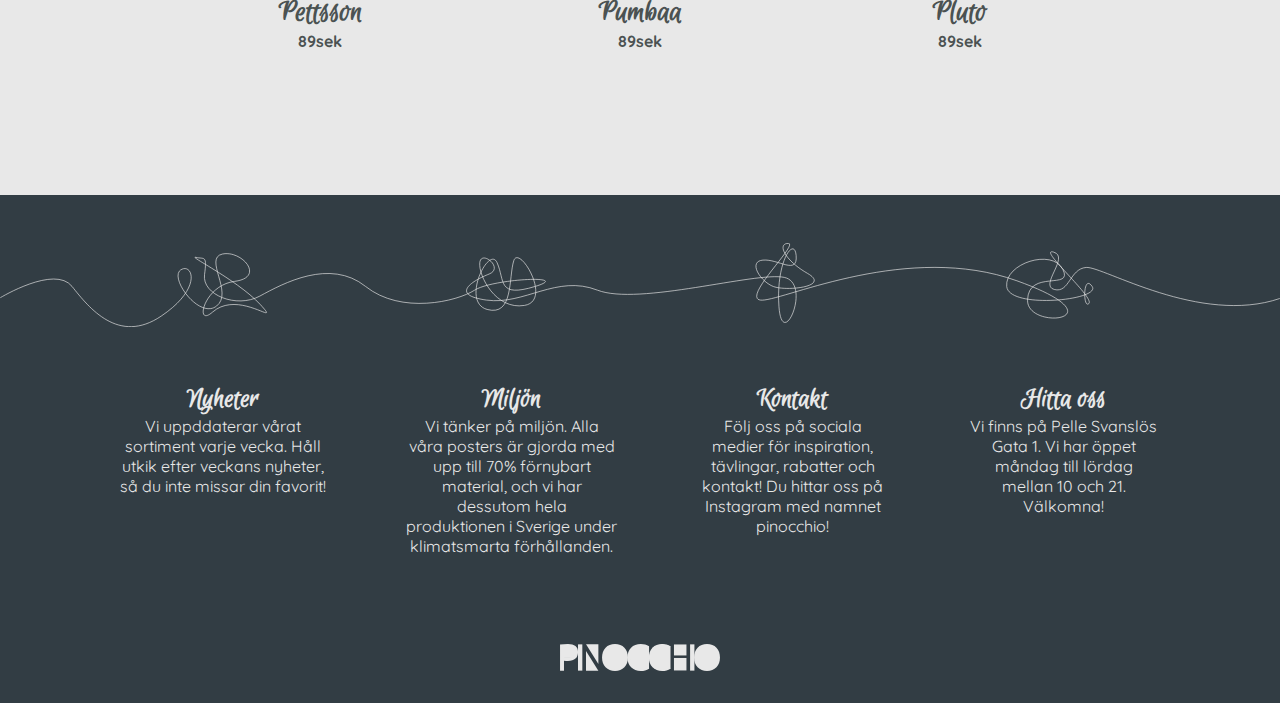
<file: pippi.html>
<!DOCTYPE html>
<html lang="en">
<head>
    <meta charset="UTF-8">
    <meta http-equiv="X-UA-Compatible" content="IE=edge">
    <meta name="viewport" content="width=device-width, initial-scale=1.0">
    <title>Pinocchio - Pippi</title>
    <link rel="stylesheet" href="css/style.css">
    <link rel="Icon" href="img/logo2.svg" type="image/png">
    <style>
        @import url('https://fonts.googleapis.com/css2?family=Quicksand&display=swap');
        @import url('https://fonts.googleapis.com/css2?family=Euphoria+Script&display=swap');
    </style>
</head>
<body>

    <header class="header-outer">
        <div class="header-inner responsive-wrapper">
            <div class="header-logo">
                <a href="index.html">
                    <img id="header-logo" src="img/logo_color.svg" alt="Logga">
                </a>
            </div>
            <nav class="header-navigation">
                    <a href="./posters.html">Våra Posters</a>
                    <a href="./nyheter.html">Nyheter</a>
                    <a href="./inspiration.html">Inspiration</a>
                    <ul class="navLinks">
                        <li><a class="side-menu-links" href="./posters.html">Våra Posters</a></li>
                        <li><a class="side-menu-links" href="./nyheter.html">Nyheter</a></li>
                        <li><a class="side-menu-links" href="./inspiration.html">Inspiration</a></li>
                    </ul>
                    <div class="burger">
                        <div class="line1"></div>
                        <div class="line2"></div>
                        <div class="line3"></div>
                    </div>
            </nav>
        </div>
    </header>

<main>

    <div id="parent-poster-box">
        <section id="poster-box">
            <article id="poster-img-box">

                <div class="slideshow-container">

                    <div class="mySlides fade">
                        <img src="./img/pippi_img/poster_pippi.jpg" alt="Poster Pippi">
                    </div>
  
                    <div class="mySlides fade">
                        <img src="./img/pippi_img/pippi_a.jpg" alt="Poster Pippi på vägg">
                    </div>

                    <div class="mySlides fade">
                        <img src="./img/pippi_img/pippi_b.jpg" alt="Poster Pippi på vägg">
                    </div>
  
                    <a class="prev" onclick="plusSlides(-1)">&#10094;</a>
                    <a class="next" onclick="plusSlides(1)">&#10095;</a>

                </div>

                <br>
  
                <div class="dots">
                    <span class="dot" onclick="currentSlide(1)"></span>
                    <span class="dot" onclick="currentSlide(2)"></span>
                    <span class="dot" onclick="currentSlide(3)"></span>
                </div>

            </article>
        
        <article id="poster-info-box">
            <div id="first-raw">
                <h2 id="poster-name">Pippi</h2>
                <h2 id="poster-price"> 89 sek</h2>
            </div>
            <p id="poster-size">30x20cm, 60x40cm</p>
            <p id="poster-description">Här har vi ett citat från sveriges kanske mest kända flicka. Pippi Långstrump. Visst har hon mycket knasigt på gång, men även en del kloka tankar! Konstnären vill förmedla en kreativitet och lekfullhet, samtidigt visa på det meningsfulla budskap som Pippi har. </p>
            <p id="poster-description">Finns i lager</p>
            <p id="poster-description">1234567890123451</p>
        </article>
    </section>
    </div>

    <section id="three-points">
        <article class="point-one point">
            <div class="div-point-symbol">
                <img class="point-symbol" src="img/symbol_check.svg" alt="Symbol">
            </div>
            <div class="div-point-info">
                <h4 class="point-title">Producerad i Sverige</h4>
                <p class="point-text">och under säkra förhållanden.</p>
            </div>
        </article>
        <article class="point-two point">
            <div class="div-point-symbol">
                <img class="point-symbol" src="img/symbol_check.svg" alt="Symbol">
            </div>
            <div class="div-point-info">
                <h4 class="point-title">Finns i lager</h4>
                <p class="point-text">Finns i lager just nu</p>
            </div>
        </article>
        <article class="point-three point">
            <div class="div-point-symbol">
                <img class="point-symbol" src="img/symbol_check.svg" alt="Symbol">
            </div>
            <div class="div-point-info">
                <h4 class="point-title">Återvunnet material</h4>
                <p class="point-text">Är gjord av 90% återvunnet material.</p>
            </div>
        </article>
    </section>

    <div id="fler-posters-parent">
        <div id="fler-posters">
            <h2 id="fler-posters-title">Andra kollade också på</h2>
            <hr>
        </div>
    </div>

    <div id="three-posters-parent">
        <section id="three-posters">
            <a href="pettson.html">
                <article class="image poster1">
                    <img class="image_img" src="img/pettson_img/poster_pettson.jpg" alt="Poster">
                    <div class="image_overlay">
                        <h3 class="image_title">Pettsson</h3>
                        <p class="image_description">Ett mycket klyftigt citat från Lina "Findus" Finn.</p>
                    </div>
                    <div class="image_under">
                        <h3 class="image_under_title">Pettsson</h3>
                        <h3 class="image_under_price">89sek</h3>
                    </div>
                </article>
            </a>
            <a href="pumbaa.html">
                <article class="image poster2">
                    <img class="image_img" src="img/pumbaa_img/poster_pumbaa.jpg" alt="Poster">
                    <div class="image_overlay">
                        <h3 class="image_title">Pumbaa</h3>
                        <p class="image_description">Ett fotografi från en av alla Österlens veteåkrar.</p>
                    </div>
                    <div class="image_under">
                        <h3 class="image_under_title">Pumbaa</h3>
                        <h3 class="image_under_price">89sek</h3>
                    </div>
                </article>
            </a>
            <a href="pluto.html">
                <article class="image poster3">
                    <img class="image_img" src="img/pluto_img/poster_pluto.jpg" alt="Poster">
                    <div class="image_overlay">
                        <h3 class="image_title">Pluto</h3>
                        <p class="image_description">Livet i havet är hotat. Do you sea the problem?</p>
                    </div>
                    <div class="image_under">
                        <h3 class="image_under_title">Pluto</h3>
                        <h3 class="image_under_price">89sek</h3>
                    </div>
                </article>
            </a>
        </section>
    </div>

</main>

<footer>
    <img id="da4" src="img/decoration_a4.svg" alt="Dekoration">
    <img id="da2" src="img/decoration_a2.svg" alt="Dekoration">
    <img id="da1" src="img/decoration_a1.svg" alt="Dekoration">
    <section id="footersection">
        <article id="footera1">
            <h5>Nyheter</h5>
            <p class="footertext">Vi uppddaterar vårat sortiment varje vecka. Håll utkik efter veckans nyheter, så du inte missar din favorit!</p>
        </article>
        <article id="footera2">
            <h5>Miljön</h5>
            <p class="footertext">Vi tänker på miljön. Alla våra posters är gjorda med upp till 70% förnybart material, och vi har dessutom hela produktionen i Sverige under klimatsmarta förhållanden. </p>
        </article>
        <article id="footera3">
            <h5>Kontakt</h5>
            <p class="footertext">Följ oss på sociala medier för inspiration, tävlingar, rabatter och kontakt! Du hittar oss på Instagram med namnet pinocchio!</p>
        </article>
        <article id="footera4">
            <h5>Hitta oss</h5>
            <p class="footertext">Vi finns på Pelle Svanslös Gata 1. Vi har öppet måndag till lördag mellan 10 och 21. Välkomna! </p>
        </article>
    </section>
    <div id="footerlogga">
        <img class="footerlogga" src="img/logo_white.svg" alt="Logga">
    </div>
</footer>

<script src="js/script.js"></script>
    
</body>
</html>
</file>
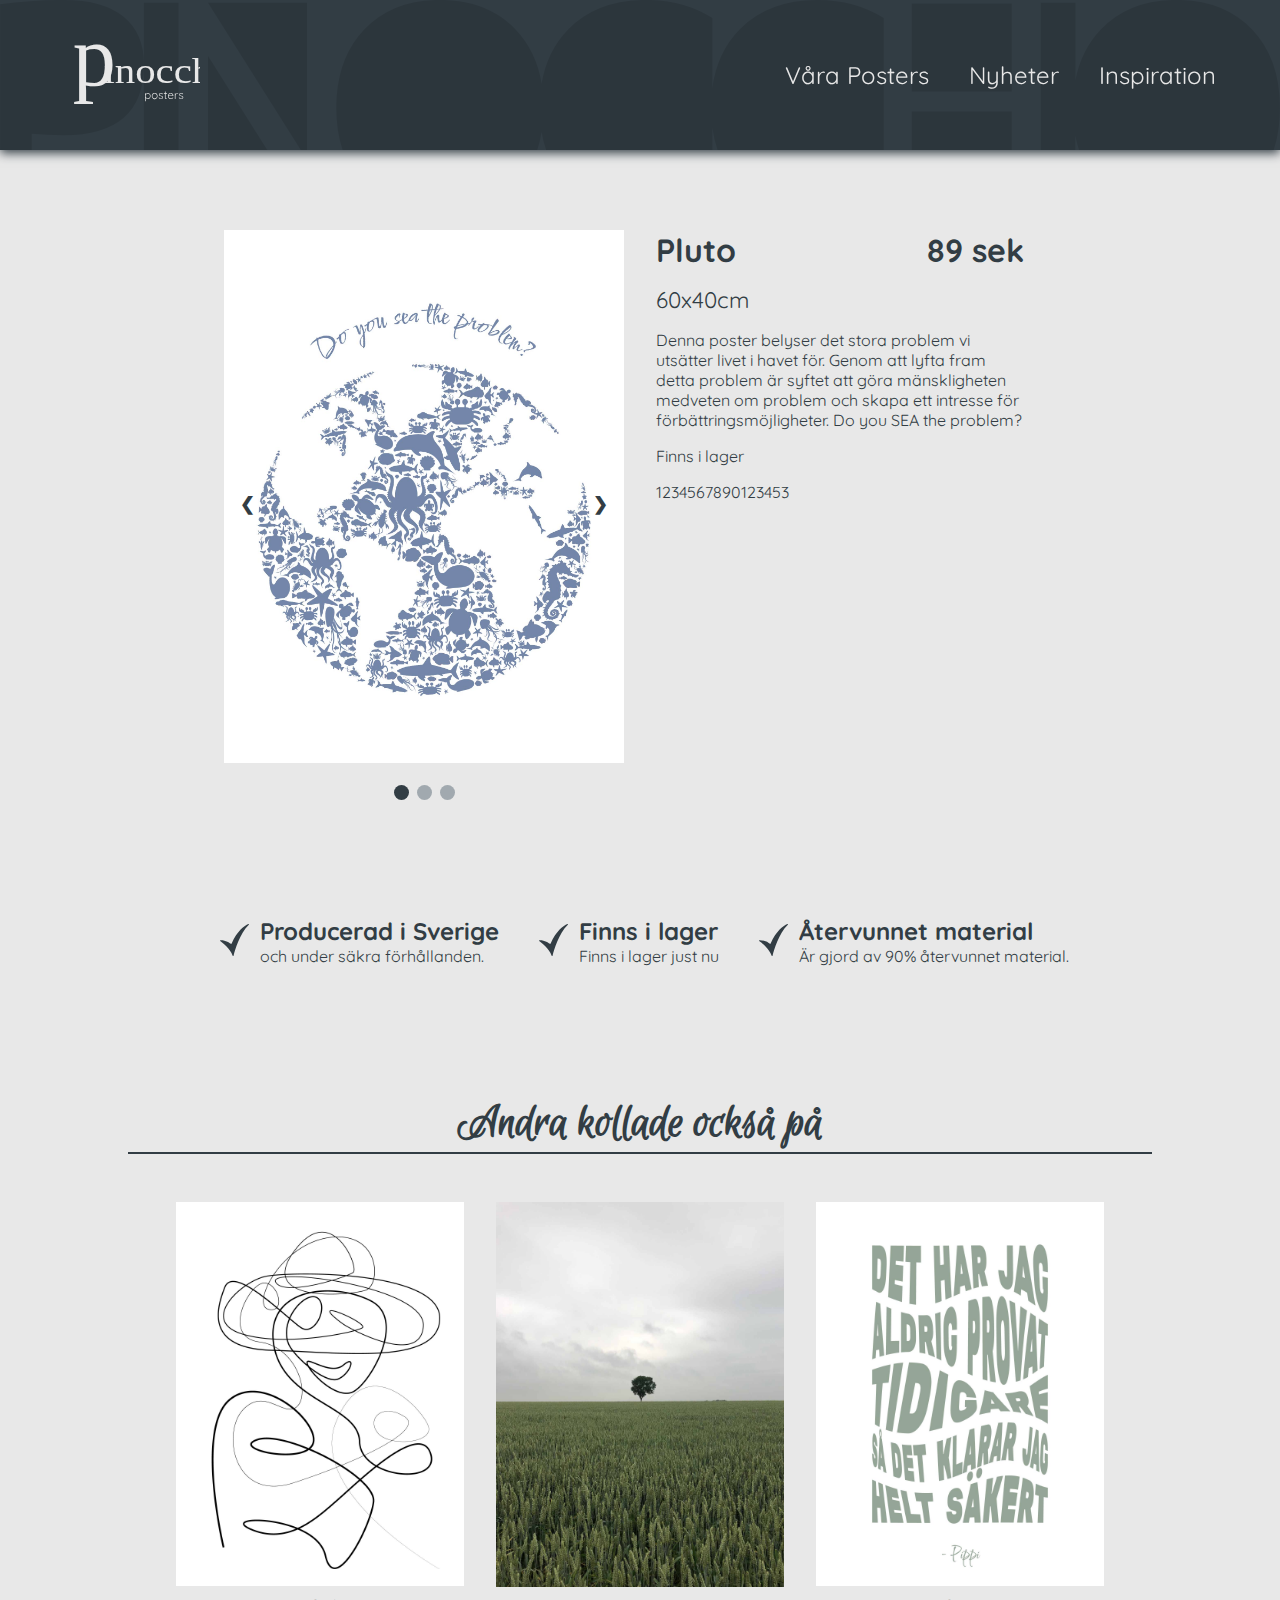
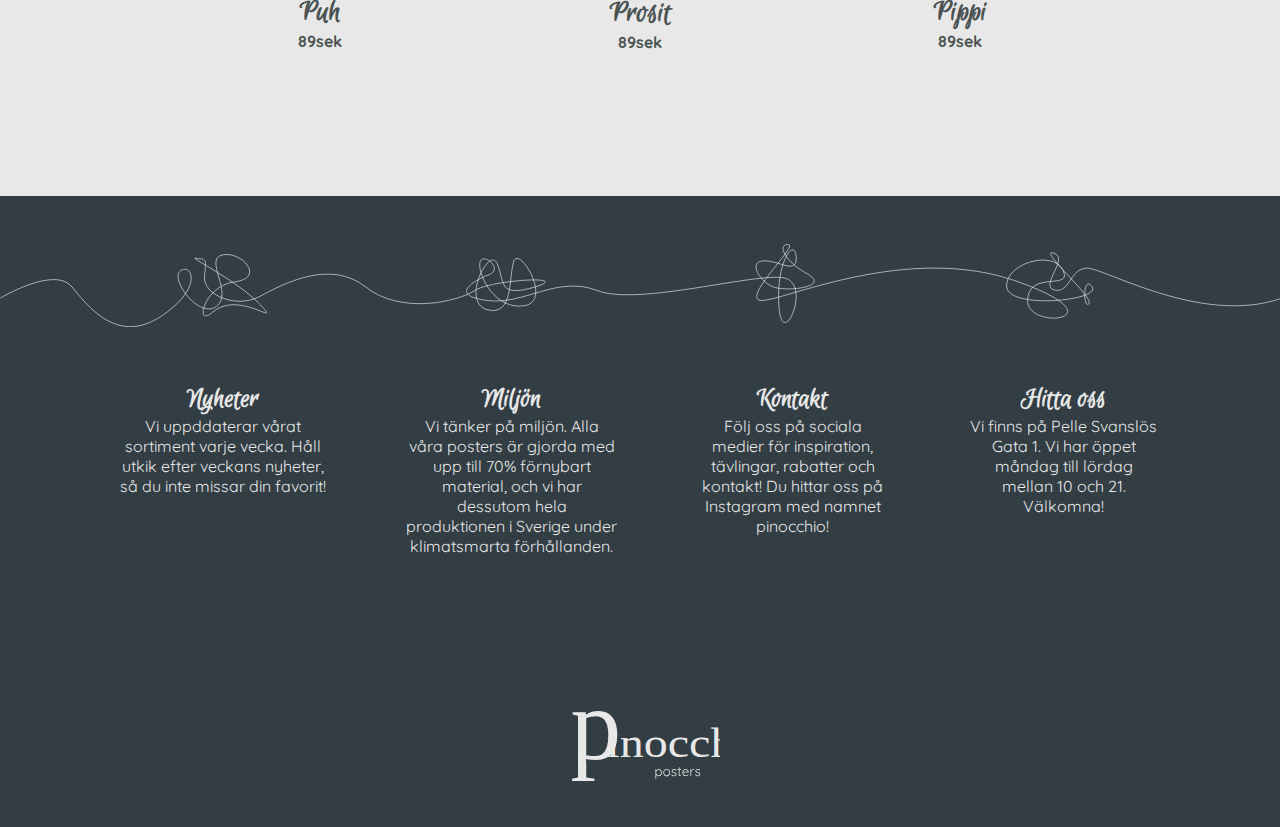
<file: pluto.html>
<!DOCTYPE html>
<html lang="en">
<head>
    <meta charset="UTF-8">
    <meta http-equiv="X-UA-Compatible" content="IE=edge">
    <meta name="viewport" content="width=device-width, initial-scale=1.0">
    <title>Pinocchio - Pluto</title>
    <link rel="stylesheet" href="css/style.css">
    <link rel="Icon" href="img/logo2.svg" type="image/png">
    <style>
        @import url('https://fonts.googleapis.com/css2?family=Quicksand&display=swap');
        @import url('https://fonts.googleapis.com/css2?family=Euphoria+Script&display=swap');
    </style>
</head>
<body>

    <header class="header-outer">
        <div class="header-inner responsive-wrapper">
            <div class="header-logo">
                <a href="index.html">
                    <img id="header-logo" src="img/logo_color.svg" alt="Logga">
                </a>
            </div>
            <nav class="header-navigation">
                    <a href="./posters.html">Våra Posters</a>
                    <a href="./nyheter.html">Nyheter</a>
                    <a href="./inspiration.html">Inspiration</a>
                    <ul class="navLinks">
                        <li><a class="side-menu-links" href="./posters.html">Våra Posters</a></li>
                        <li><a class="side-menu-links" href="./nyheter.html">Nyheter</a></li>
                        <li><a class="side-menu-links" href="./inspiration.html">Inspiration</a></li>
                    </ul>
                    <div class="burger">
                        <div class="line1"></div>
                        <div class="line2"></div>
                        <div class="line3"></div>
                    </div>
            </nav>
        </div>
    </header>

<main>

    <div id="parent-poster-box">
        <section id="poster-box">
            <article id="poster-img-box">

                <div class="slideshow-container">

                    <div class="mySlides fade">
                        <img src="./img/pluto_img/poster_pluto.jpg" alt="Poster Pluto">
                    </div>
  
                    <div class="mySlides fade">
                        <img src="./img/pluto_img/pluto_a.jpg" alt="Poster Pluto på vägg">
                    </div>
  
                    <div class="mySlides fade">
                        <img src="./img/pluto_img/pluto_b.jpg" alt="Poster Pluto på vägg">
                    </div>
  
                    <a class="prev" onclick="plusSlides(-1)">&#10094;</a>
                    <a class="next" onclick="plusSlides(1)">&#10095;</a>

                </div>

                <br>
  
                <div class="dots">
                    <span class="dot" onclick="currentSlide(1)"></span>
                    <span class="dot" onclick="currentSlide(2)"></span>
                    <span class="dot" onclick="currentSlide(3)"></span>
                </div>

            </article>
        
        <article id="poster-info-box">
            <div id="first-raw">
                <h2 id="poster-name">Pluto</h2>
                <h2 id="poster-price"> 89 sek</h2>
            </div>
            <p id="poster-size">60x40cm</p>
            <p id="poster-description">Denna poster belyser det stora problem vi utsätter livet i havet för. Genom att lyfta fram detta problem är syftet att göra mänskligheten medveten om problem och skapa ett intresse för förbättringsmöjligheter. Do you SEA the problem?</p>
            <p id="poster-description">Finns i lager</p>
            <p id="poster-description">1234567890123453</p>
        </article>
    </section>
    </div>

    <section id="three-points">
        <article class="point-one point">
            <div class="div-point-symbol">
                <img class="point-symbol" src="img/symbol_check.svg" alt="Symbol">
            </div>
            <div class="div-point-info">
                <h4 class="point-title">Producerad i Sverige</h4>
                <p class="point-text">och under säkra förhållanden.</p>
            </div>
        </article>
        <article class="point-two point">
            <div class="div-point-symbol">
                <img class="point-symbol" src="img/symbol_check.svg" alt="Symbol">
            </div>
            <div class="div-point-info">
                <h4 class="point-title">Finns i lager</h4>
                <p class="point-text">Finns i lager just nu</p>
            </div>
        </article>
        <article class="point-three point">
            <div class="div-point-symbol">
                <img class="point-symbol" src="img/symbol_check.svg" alt="Symbol">
            </div>
            <div class="div-point-info">
                <h4 class="point-title">Återvunnet material</h4>
                <p class="point-text">Är gjord av 90% återvunnet material.</p>
            </div>
        </article>
    </section>

    <div id="fler-posters-parent">
        <div id="fler-posters">
            <h2 id="fler-posters-title">Andra kollade också på</h2>
            <hr>
        </div>
    </div>

    <div id="three-posters-parent">
        <section id="three-posters">
            <a href="puh.html">
                <article class="image poster1">
                    <img class="image_img" src="img/puh_img/poster_puh.jpg" alt="Poster">
                    <div class="image_overlay">
                        <h3 class="image_title">Puh</h3>
                        <p class="image_description">Spännande konstverk med stort artisteri.</p>
                    </div>
                    <div class="image_under">
                        <h3 class="image_under_title">Puh</h3>
                        <h3 class="image_under_price">89sek</h3>
                    </div>
                </article>
            </a>
            <a href="prosit.html">
                <article class="image poster2">
                    <img class="image_img" src="img/prosit_img/poster_prosit.jpg" alt="Poster">
                    <div class="image_overlay">
                        <h3 class="image_title">Prosit</h3>
                        <p class="image_description">Ett fotografi från en av alla Österlens veteåkrar.</p>
                    </div>
                    <div class="image_under">
                        <h3 class="image_under_title">Prosit</h3>
                        <h3 class="image_under_price">89sek</h3>
                    </div>
                </article>
            </a>
            <a href="pippi.html">
                <article class="image poster3">
                    <img class="image_img" src="img/pippi_img/poster_pippi.jpg" alt="Poster">
                    <div class="image_overlay">
                        <h3 class="image_title">Pippi</h3>
                        <p class="image_description">Pippi har visserligen mycket knasigt på gång, men också en del kloka tankar!</p>
                    </div>
                    <div class="image_under">
                        <h3 class="image_under_title">Pippi</h3>
                        <h3 class="image_under_price">89sek</h3>
                    </div>
                </article>
            </a>
        </section>
    </div>

</main>

<footer>
    <img id="da4" src="img/decoration_a4.svg" alt="Dekoration">
    <img id="da2" src="img/decoration_a2.svg" alt="Dekoration">
    <img id="da1" src="img/decoration_a1.svg" alt="Dekoration">
    <section id="footersection">
        <article id="footera1">
            <h5>Nyheter</h5>
            <p class="footertext">Vi uppddaterar vårat sortiment varje vecka. Håll utkik efter veckans nyheter, så du inte missar din favorit!</p>
        </article>
        <article id="footera2">
            <h5>Miljön</h5>
            <p class="footertext">Vi tänker på miljön. Alla våra posters är gjorda med upp till 70% förnybart material, och vi har dessutom hela produktionen i Sverige under klimatsmarta förhållanden. </p>
        </article>
        <article id="footera3">
            <h5>Kontakt</h5>
            <p class="footertext">Följ oss på sociala medier för inspiration, tävlingar, rabatter och kontakt! Du hittar oss på Instagram med namnet pinocchio!</p>
        </article>
        <article id="footera4">
            <h5>Hitta oss</h5>
            <p class="footertext">Vi finns på Pelle Svanslös Gata 1. Vi har öppet måndag till lördag mellan 10 och 21. Välkomna! </p>
        </article>
    </section>
    <div id="footerlogga">
        <img class="footerlogga" src="img/logo_color.svg" alt="Logga">
    </div>
</footer>

<script src="js/script.js"></script>
    
</body>
</html>
</file>
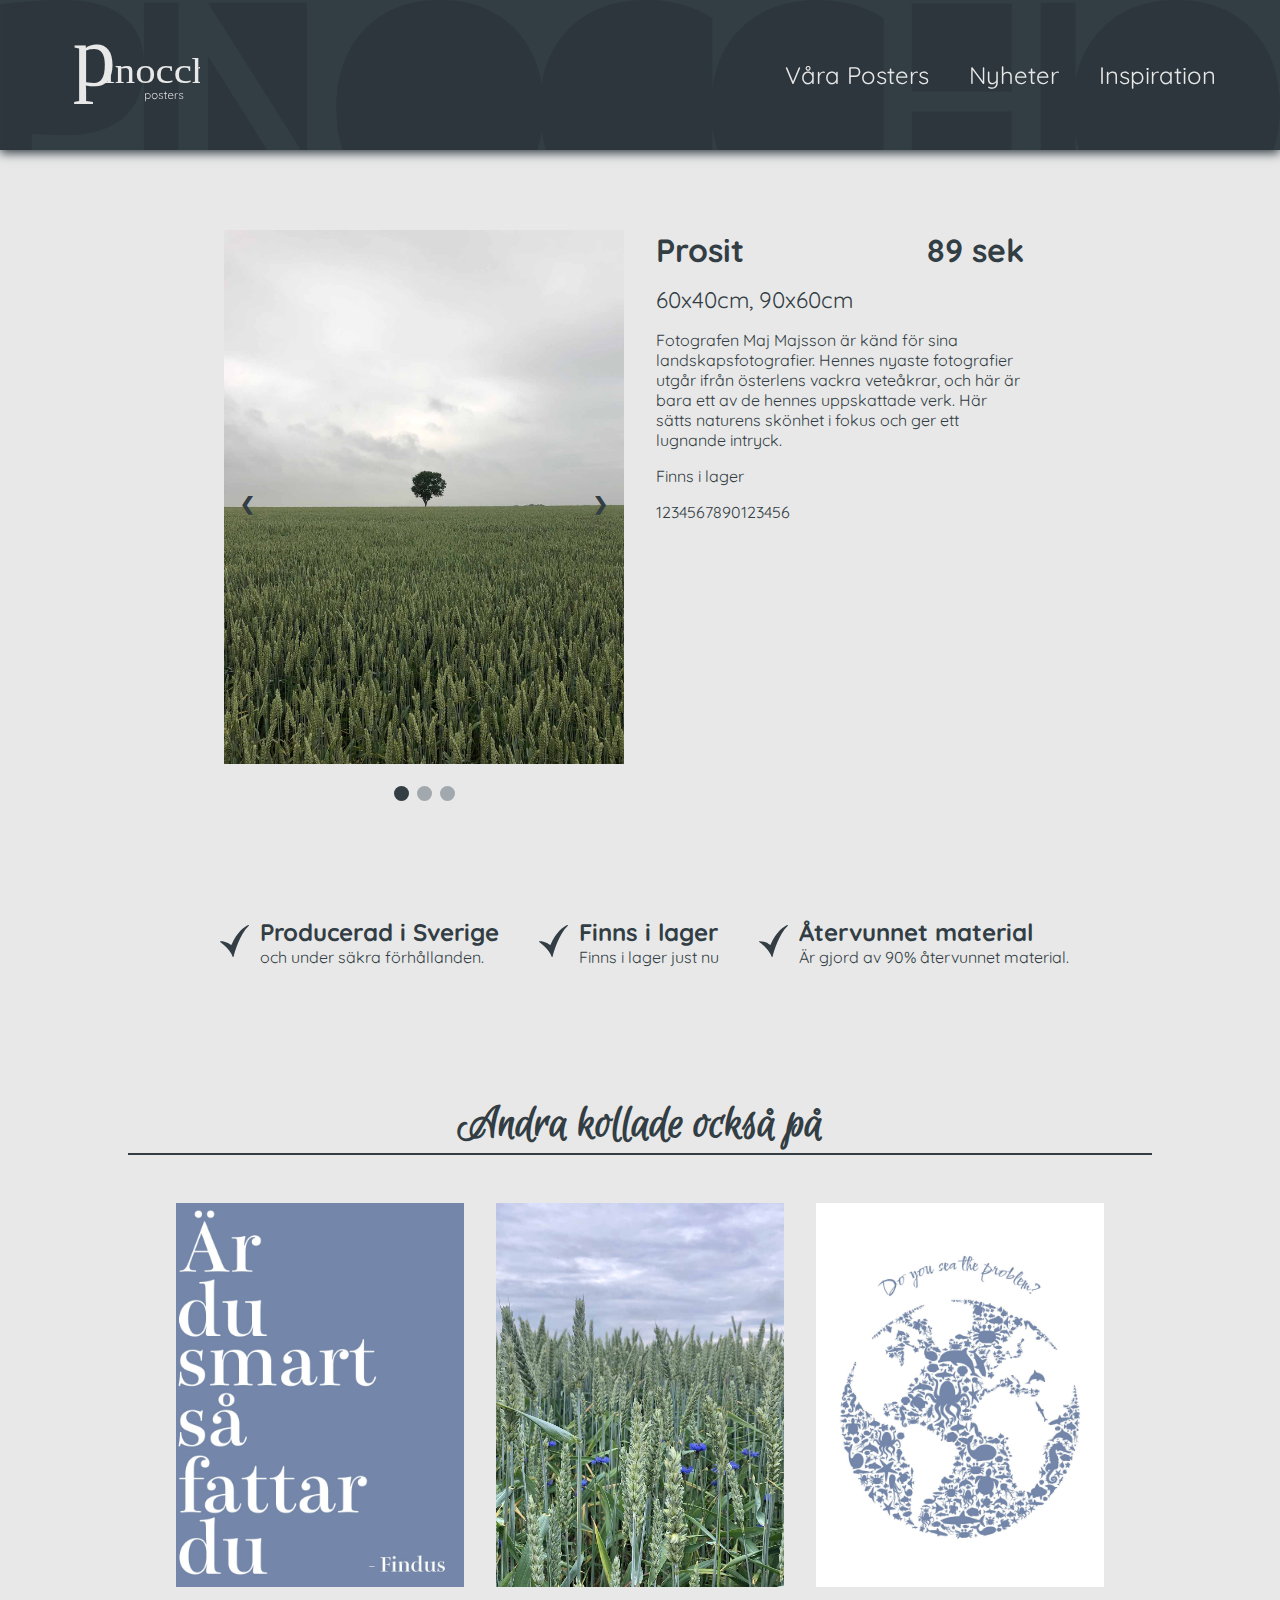
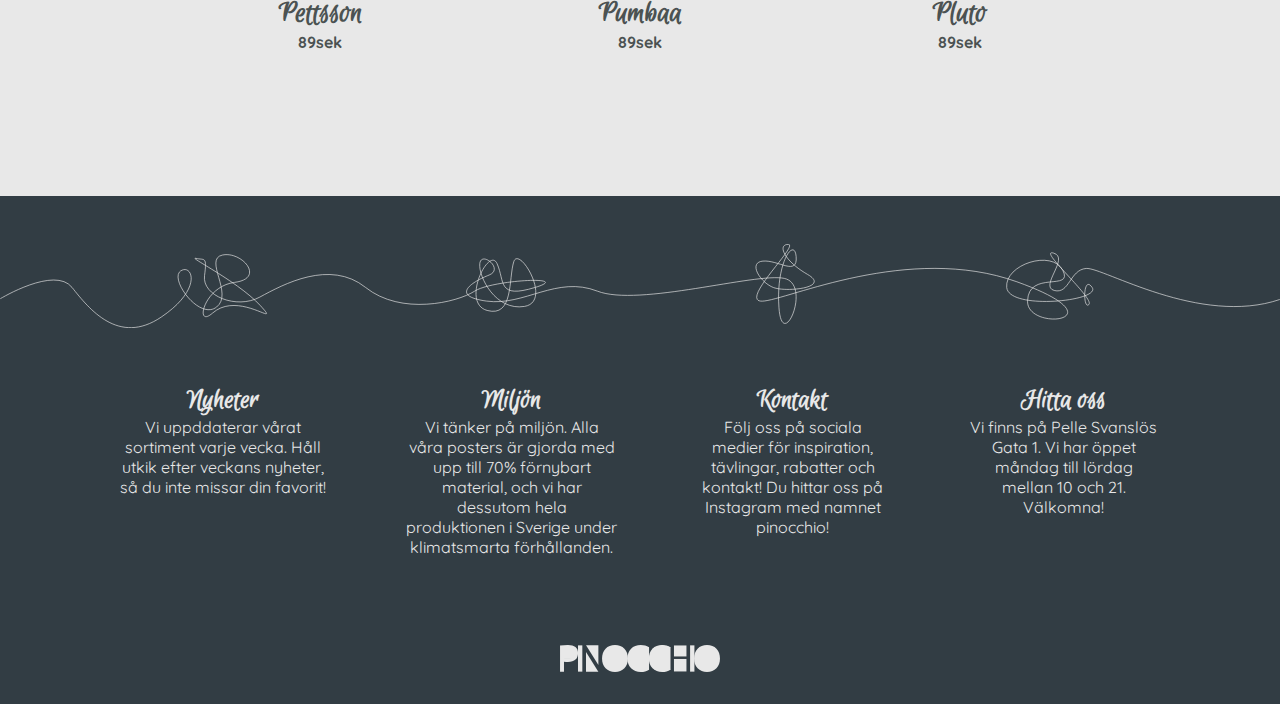
<file: prosit.html>
<!DOCTYPE html>
<html lang="en">
<head>
    <meta charset="UTF-8">
    <meta http-equiv="X-UA-Compatible" content="IE=edge">
    <meta name="viewport" content="width=device-width, initial-scale=1.0">
    <title>Pinocchio - Prosit</title>
    <link rel="stylesheet" href="css/style.css">
    <link rel="Icon" href="img/logo2.svg" type="image/png">
    <style>
        @import url('https://fonts.googleapis.com/css2?family=Quicksand&display=swap');
        @import url('https://fonts.googleapis.com/css2?family=Euphoria+Script&display=swap');
    </style>
</head>
<body>

    <header class="header-outer">
        <div class="header-inner responsive-wrapper">
            <div class="header-logo">
                <a href="index.html">
                    <img id="header-logo" src="img/logo_color.svg" alt="Logga">
                </a>
            </div>
            <nav class="header-navigation">
                    <a href="./posters.html">Våra Posters</a>
                    <a href="./nyheter.html">Nyheter</a>
                    <a href="./inspiration.html">Inspiration</a>
                    <ul class="navLinks">
                        <li><a class="side-menu-links" href="./posters.html">Våra Posters</a></li>
                        <li><a class="side-menu-links" href="./nyheter.html">Nyheter</a></li>
                        <li><a class="side-menu-links" href="./inspiration.html">Inspiration</a></li>
                    </ul>
                    <div class="burger">
                        <div class="line1"></div>
                        <div class="line2"></div>
                        <div class="line3"></div>
                    </div>
            </nav>
        </div>
    </header>









       













<main>

    <div id="parent-poster-box">
        <section id="poster-box">
            <article id="poster-img-box">

                <div class="slideshow-container">

                    <div class="mySlides fade">
                        <img src="./img/prosit_img/poster_prosit.jpg" alt="Poster Prosit">
                    </div>
  
                    <div class="mySlides fade">
                        <img src="./img/prosit_img/prosit_b.jpg" alt="Poster Prosit på vägg">
                    </div>
  
                    <div class="mySlides fade">
                        <img src="./img/prosit_img/prosit_a.jpg" alt="Poster Prosit på vägg">
                    </div>
  
                    <a class="prev" onclick="plusSlides(-1)">&#10094;</a>
                    <a class="next" onclick="plusSlides(1)">&#10095;</a>

                </div>

                <br>
  
                <div class="dots">
                    <span class="dot" onclick="currentSlide(1)"></span>
                    <span class="dot" onclick="currentSlide(2)"></span>
                    <span class="dot" onclick="currentSlide(3)"></span>
                </div>

            </article>
        
        <article id="poster-info-box">
            <div id="first-raw">
                <h2 id="poster-name">Prosit</h2>
                <h2 id="poster-price"> 89 sek</h2>
            </div>
            <p id="poster-size">60x40cm, 90x60cm</p>
            <p id="poster-description">Fotografen Maj Majsson är känd för sina landskapsfotografier. Hennes nyaste fotografier utgår ifrån österlens vackra veteåkrar, och här är bara ett av de hennes uppskattade verk. Här sätts naturens skönhet i fokus och ger ett lugnande intryck. </p>
            <p id="poster-description">Finns i lager</p>
            <p id="poster-description">1234567890123456</p>
        </article>
    </section>
    </div>

    <section id="three-points">
        <article class="point-one point">
            <div class="div-point-symbol">
                <img class="point-symbol" src="img/symbol_check.svg" alt="Symbol">
            </div>
            <div class="div-point-info">
                <h4 class="point-title">Producerad i Sverige</h4>
                <p class="point-text">och under säkra förhållanden.</p>
            </div>
        </article>
        <article class="point-two point">
            <div class="div-point-symbol">
                <img class="point-symbol" src="img/symbol_check.svg" alt="Symbol">
            </div>
            <div class="div-point-info">
                <h4 class="point-title">Finns i lager</h4>
                <p class="point-text">Finns i lager just nu</p>
            </div>
        </article>
        <article class="point-three point">
            <div class="div-point-symbol">
                <img class="point-symbol" src="img/symbol_check.svg" alt="Symbol">
            </div>
            <div class="div-point-info">
                <h4 class="point-title">Återvunnet material</h4>
                <p class="point-text">Är gjord av 90% återvunnet material.</p>
            </div>
        </article>
    </section>

    <div id="fler-posters-parent">
        <div id="fler-posters">
            <h2 id="fler-posters-title">Andra kollade också på</h2>
            <hr>
        </div>
    </div>

    <div id="three-posters-parent">
        <section id="three-posters">
            <a href="pettson.html">
                <article class="image poster1">
                    <img class="image_img" src="img/pettson_img/poster_pettson.jpg" alt="Poster">
                    <div class="image_overlay">
                        <h3 class="image_title">Pettsson</h3>
                        <p class="image_description">Ett mycket klyftigt citat från Lina "Findus" Finn.</p>
                    </div>
                    <div class="image_under">
                        <h3 class="image_under_title">Pettsson</h3>
                        <h3 class="image_under_price">89sek</h3>
                    </div>
                </article>
            </a>
            <a href="pumbaa.html">
                <article class="image poster2">
                    <img class="image_img" src="img/pumbaa_img/poster_pumbaa.jpg" alt="Poster">
                    <div class="image_overlay">
                        <h3 class="image_title">Pumbaa</h3>
                        <p class="image_description">Ett fotografi från en av alla Österlens veteåkrar.</p>
                    </div>
                    <div class="image_under">
                        <h3 class="image_under_title">Pumbaa</h3>
                        <h3 class="image_under_price">89sek</h3>
                    </div>
                </article>
            </a>
            <a href="pluto.html">
                <article class="image poster3">
                    <img class="image_img" src="img/pluto_img/poster_pluto.jpg" alt="Poster">
                    <div class="image_overlay">
                        <h3 class="image_title">Pluto</h3>
                        <p class="image_description">Livet i havet är hotat. Do you sea the problem?</p>
                    </div>
                    <div class="image_under">
                        <h3 class="image_under_title">Pluto</h3>
                        <h3 class="image_under_price">89sek</h3>
                    </div>
                </article>
            </a>
        </section>
    </div>

</main>

<footer>
    <img id="da4" src="img/decoration_a4.svg" alt="Dekoration">
    <img id="da2" src="img/decoration_a2.svg" alt="Dekoration">
    <img id="da1" src="img/decoration_a1.svg" alt="Dekoration">
    <section id="footersection">
        <article id="footera1">
            <h5>Nyheter</h5>
            <p class="footertext">Vi uppddaterar vårat sortiment varje vecka. Håll utkik efter veckans nyheter, så du inte missar din favorit!</p>
        </article>
        <article id="footera2">
            <h5>Miljön</h5>
            <p class="footertext">Vi tänker på miljön. Alla våra posters är gjorda med upp till 70% förnybart material, och vi har dessutom hela produktionen i Sverige under klimatsmarta förhållanden. </p>
        </article>
        <article id="footera3">
            <h5>Kontakt</h5>
            <p class="footertext">Följ oss på sociala medier för inspiration, tävlingar, rabatter och kontakt! Du hittar oss på Instagram med namnet pinocchio!</p>
        </article>
        <article id="footera4">
            <h5>Hitta oss</h5>
            <p class="footertext">Vi finns på Pelle Svanslös Gata 1. Vi har öppet måndag till lördag mellan 10 och 21. Välkomna! </p>
        </article>
    </section>
    <div id="footerlogga">
        <img class="footerlogga" src="img/logo_white.svg" alt="Logga">
    </div>
</footer>

<script src="js/script.js"></script>
    
</body>
</html>
</file>
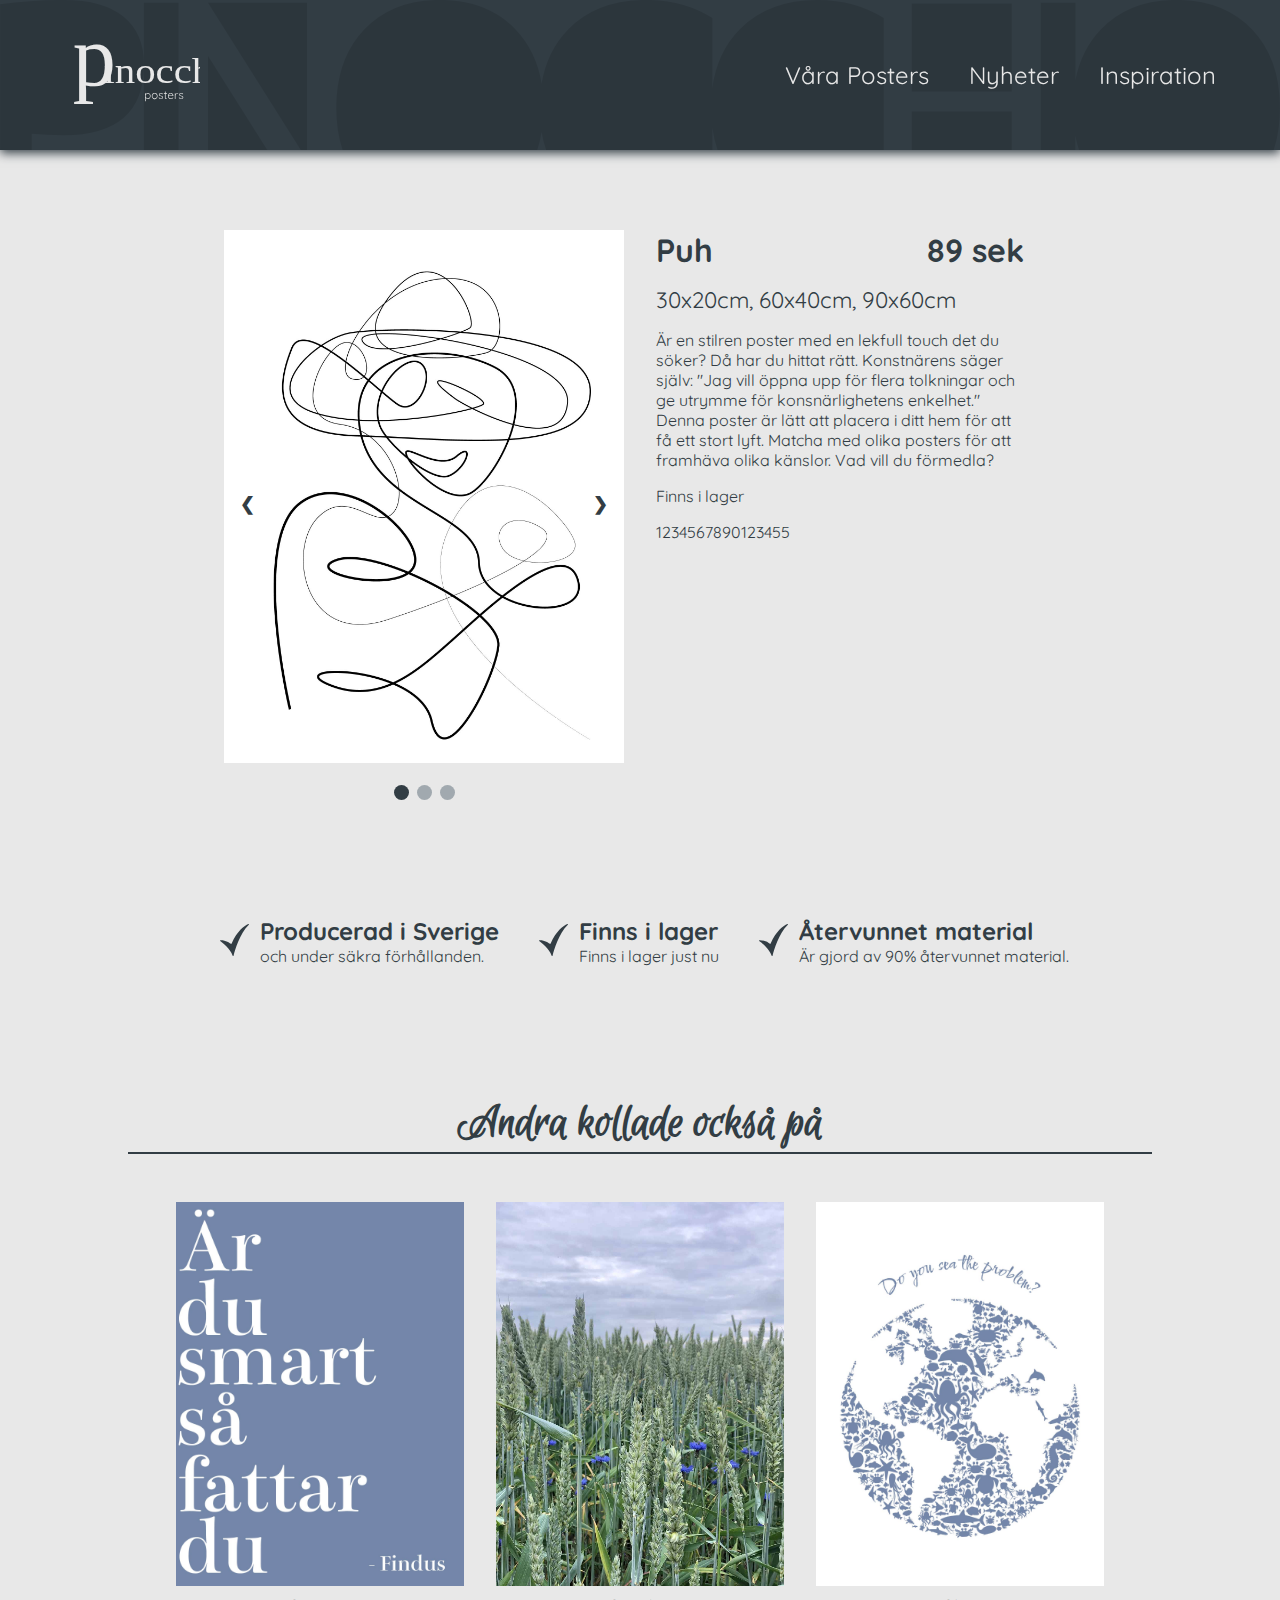
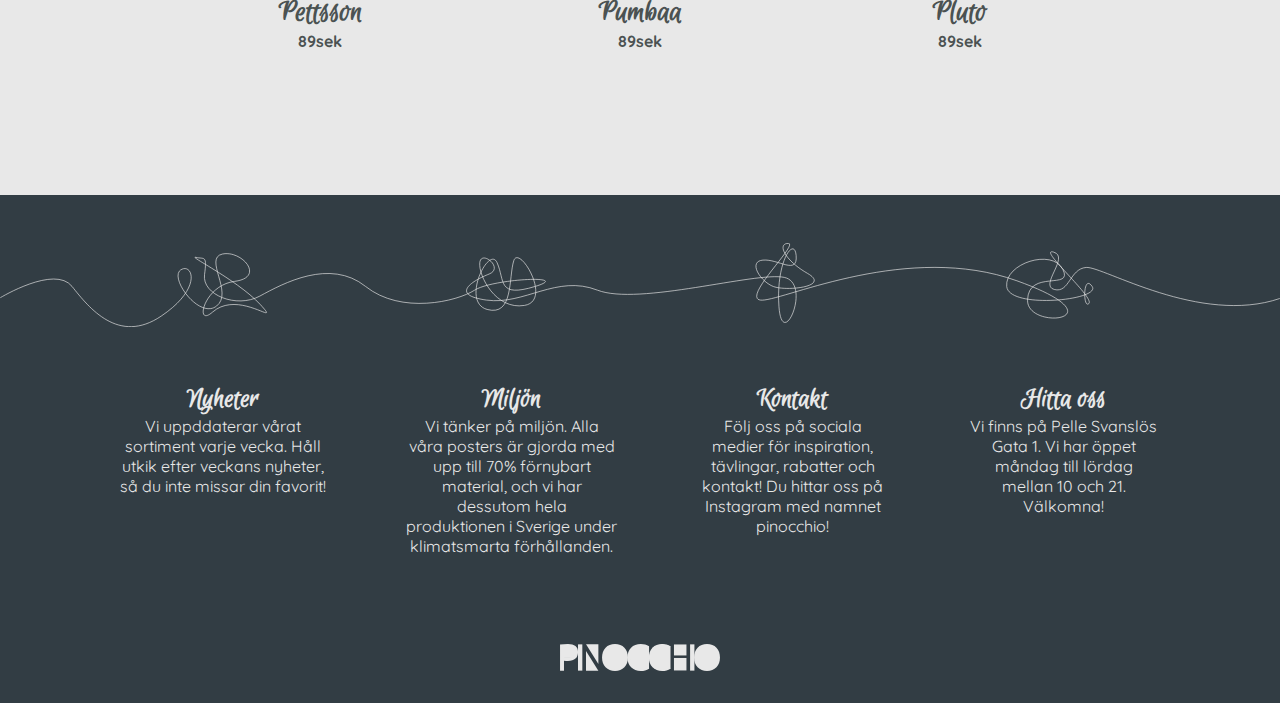
<file: puh.html>
<!DOCTYPE html>
<html lang="en">
<head>
    <meta charset="UTF-8">
    <meta http-equiv="X-UA-Compatible" content="IE=edge">
    <meta name="viewport" content="width=device-width, initial-scale=1.0">
    <title>Pinocchio - Puh</title>
    <link rel="stylesheet" href="css/style.css">
    <link rel="Icon" href="img/logo2.svg" type="image/png">
    <style>
        @import url('https://fonts.googleapis.com/css2?family=Quicksand&display=swap');
        @import url('https://fonts.googleapis.com/css2?family=Euphoria+Script&display=swap');
    </style>
</head>
<body>

    <header class="header-outer">
        <div class="header-inner responsive-wrapper">
            <div class="header-logo">
                <a href="index.html">
                    <img id="header-logo" src="img/logo_color.svg" alt="Logga">
                </a>
            </div>
            <nav class="header-navigation">
                    <a href="./posters.html">Våra Posters</a>
                    <a href="./nyheter.html">Nyheter</a>
                    <a href="./inspiration.html">Inspiration</a>
                    <ul class="navLinks">
                        <li><a class="side-menu-links" href="./posters.html">Våra Posters</a></li>
                        <li><a class="side-menu-links" href="./nyheter.html">Nyheter</a></li>
                        <li><a class="side-menu-links" href="./inspiration.html">Inspiration</a></li>
                    </ul>
                    <div class="burger">
                        <div class="line1"></div>
                        <div class="line2"></div>
                        <div class="line3"></div>
                    </div>
            </nav>
        </div>
    </header>

<main>

    <div id="parent-poster-box">
        <section id="poster-box">
            <article id="poster-img-box">

                <div class="slideshow-container">

                    <div class="mySlides fade">
                        <img src="./img/puh_img/poster_puh.jpg" alt="Poster Puh">
                    </div>
  
                    <div class="mySlides fade">
                        <img src="./img/puh_img/puh_a.jpg" alt="Poster Puh på vägg">
                    </div>
  
                    <div class="mySlides fade">
                        <img src="./img/puh_img/puh_b.jpg" alt="Poster Puh på vägg">
                    </div>
  
                    <a class="prev" onclick="plusSlides(-1)">&#10094;</a>
                    <a class="next" onclick="plusSlides(1)">&#10095;</a>

                </div>

                <br>
  
                <div class="dots">
                    <span class="dot" onclick="currentSlide(1)"></span>
                    <span class="dot" onclick="currentSlide(2)"></span>
                    <span class="dot" onclick="currentSlide(3)"></span>
                </div>

            </article>
        
        <article id="poster-info-box">
            <div id="first-raw">
                <h2 id="poster-name">Puh</h2>
                <h2 id="poster-price"> 89 sek</h2>
            </div>
            <p id="poster-size">30x20cm, 60x40cm, 90x60cm</p>
            <p id="poster-description">Är en stilren poster med en lekfull touch det du söker? Då har du hittat rätt. Konstnärens säger själv: "Jag vill öppna upp för flera tolkningar och ge utrymme för konsnärlighetens enkelhet." Denna poster är lätt att placera i ditt hem för att få ett stort lyft. Matcha med olika posters för att framhäva olika känslor. Vad vill du förmedla?</p>
            <p id="poster-description">Finns i lager</p>
            <p id="poster-description">1234567890123455</p>
        </article>
    </section>
    </div>

    <section id="three-points">
        <article class="point-one point">
            <div class="div-point-symbol">
                <img class="point-symbol" src="img/symbol_check.svg" alt="Symbol">
            </div>
            <div class="div-point-info">
                <h4 class="point-title">Producerad i Sverige</h4>
                <p class="point-text">och under säkra förhållanden.</p>
            </div>
        </article>
        <article class="point-two point">
            <div class="div-point-symbol">
                <img class="point-symbol" src="img/symbol_check.svg" alt="Symbol">
            </div>
            <div class="div-point-info">
                <h4 class="point-title">Finns i lager</h4>
                <p class="point-text">Finns i lager just nu</p>
            </div>
        </article>
        <article class="point-three point">
            <div class="div-point-symbol">
                <img class="point-symbol" src="img/symbol_check.svg" alt="Symbol">
            </div>
            <div class="div-point-info">
                <h4 class="point-title">Återvunnet material</h4>
                <p class="point-text">Är gjord av 90% återvunnet material.</p>
            </div>
        </article>
    </section>

    <div id="fler-posters-parent">
        <div id="fler-posters">
            <h2 id="fler-posters-title">Andra kollade också på</h2>
            <hr>
        </div>
    </div>

    <div id="three-posters-parent">
        <section id="three-posters">
            <a href="pettson.html">
                <article class="image poster1">
                    <img class="image_img" src="img/pettson_img/poster_pettson.jpg" alt="Poster">
                    <div class="image_overlay">
                        <h3 class="image_title">Pettsson</h3>
                        <p class="image_description">Ett mycket klyftigt citat från Lina "Findus" Finn.</p>
                    </div>
                    <div class="image_under">
                        <h3 class="image_under_title">Pettsson</h3>
                        <h3 class="image_under_price">89sek</h3>
                    </div>
                </article>
            </a>
            <a href="pumbaa.html">
                <article class="image poster2">
                    <img class="image_img" src="img/pumbaa_img/poster_pumbaa.jpg" alt="Poster">
                    <div class="image_overlay">
                        <h3 class="image_title">Pumbaa</h3>
                        <p class="image_description">Ett fotografi från en av alla Österlens veteåkrar.</p>
                    </div>
                    <div class="image_under">
                        <h3 class="image_under_title">Pumbaa</h3>
                        <h3 class="image_under_price">89sek</h3>
                    </div>
                </article>
            </a>
            <a href="pluto.html">
                <article class="image poster3">
                    <img class="image_img" src="img/pluto_img/poster_pluto.jpg" alt="Poster">
                    <div class="image_overlay">
                        <h3 class="image_title">Pluto</h3>
                        <p class="image_description">Livet i havet är hotat. Do you sea the problem?</p>
                    </div>
                    <div class="image_under">
                        <h3 class="image_under_title">Pluto</h3>
                        <h3 class="image_under_price">89sek</h3>
                    </div>
                </article>
            </a>
        </section>
    </div>

</main>

<footer>
    <img id="da4" src="img/decoration_a4.svg" alt="Dekoration">
    <img id="da2" src="img/decoration_a2.svg" alt="Dekoration">
    <img id="da1" src="img/decoration_a1.svg" alt="Dekoration">
    <section id="footersection">
        <article id="footera1">
            <h5>Nyheter</h5>
            <p class="footertext">Vi uppddaterar vårat sortiment varje vecka. Håll utkik efter veckans nyheter, så du inte missar din favorit!</p>
        </article>
        <article id="footera2">
            <h5>Miljön</h5>
            <p class="footertext">Vi tänker på miljön. Alla våra posters är gjorda med upp till 70% förnybart material, och vi har dessutom hela produktionen i Sverige under klimatsmarta förhållanden. </p>
        </article>
        <article id="footera3">
            <h5>Kontakt</h5>
            <p class="footertext">Följ oss på sociala medier för inspiration, tävlingar, rabatter och kontakt! Du hittar oss på Instagram med namnet pinocchio!</p>
        </article>
        <article id="footera4">
            <h5>Hitta oss</h5>
            <p class="footertext">Vi finns på Pelle Svanslös Gata 1. Vi har öppet måndag till lördag mellan 10 och 21. Välkomna! </p>
        </article>
    </section>
    <div id="footerlogga">
        <img class="footerlogga" src="img/logo_white.svg" alt="Logga">
    </div>
</footer>

<script src="js/script.js"></script>
    
</body>
</html>
</file>
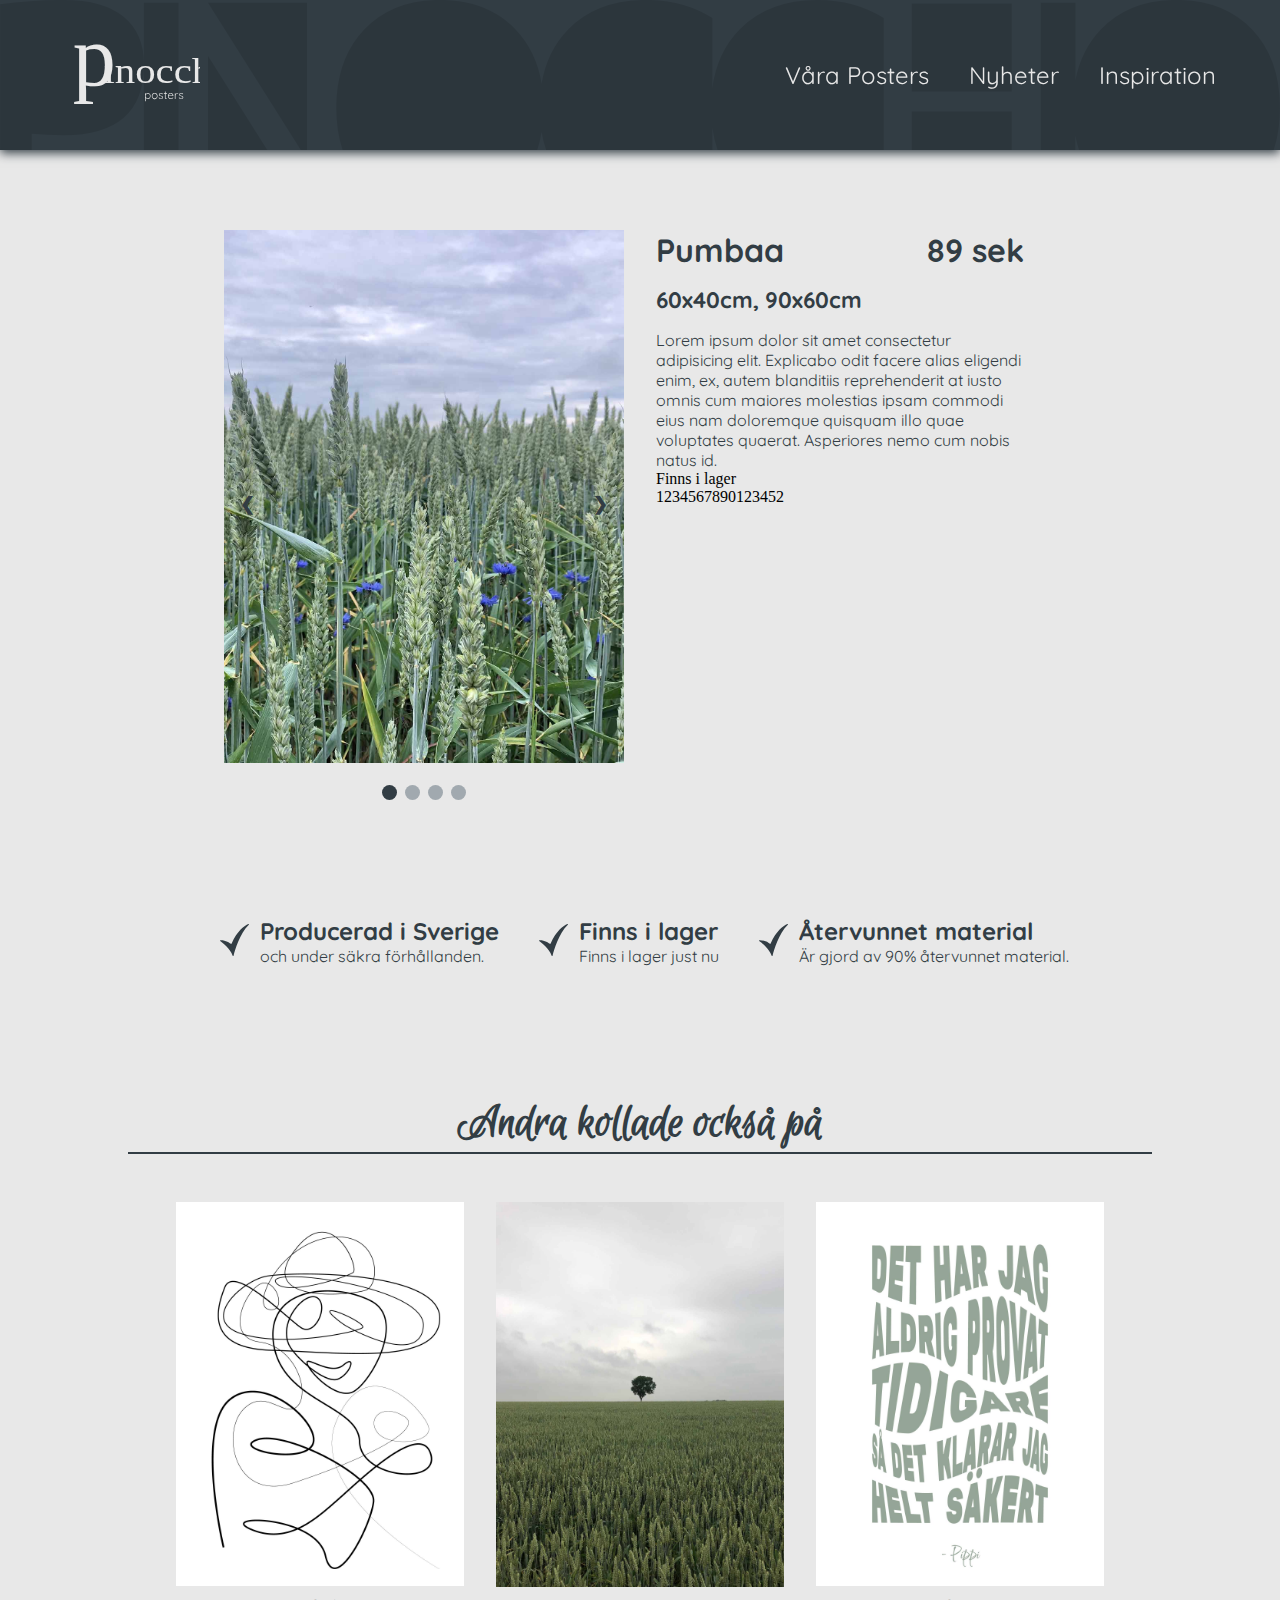
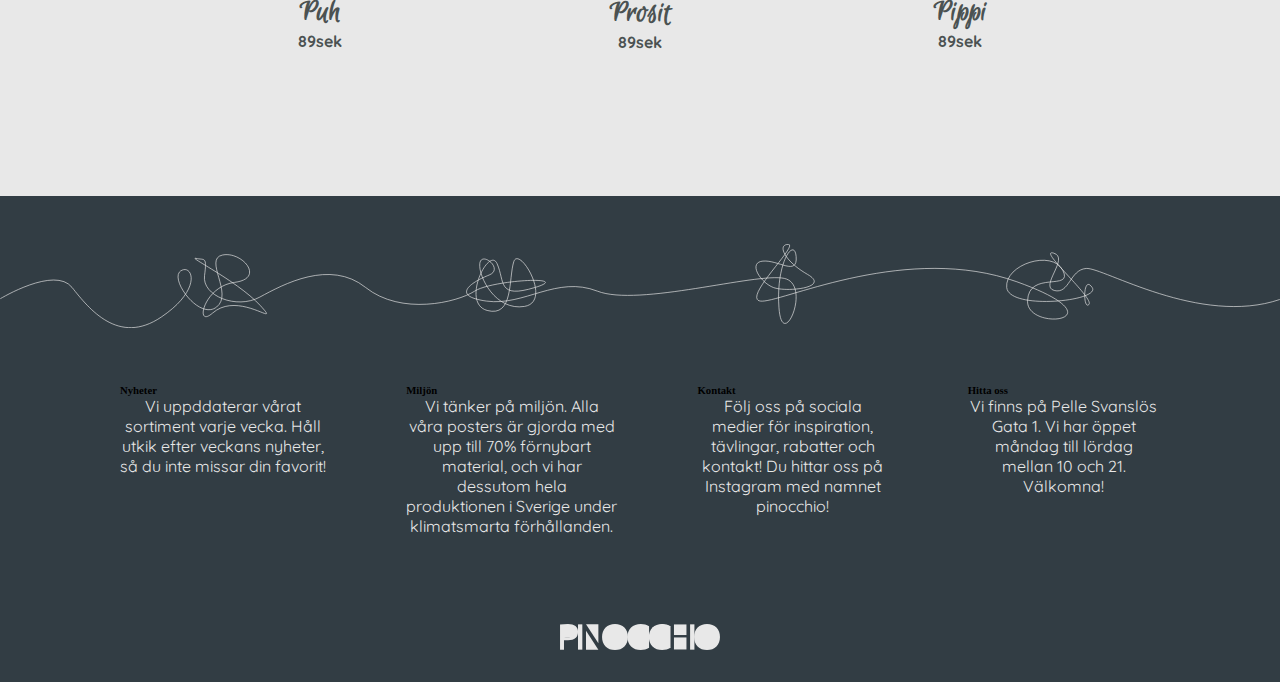
<file: pumbaa.html>
<!DOCTYPE html>
<html lang="en">
<head>
    <meta charset="UTF-8">
    <meta http-equiv="X-UA-Compatible" content="IE=edge">
    <meta name="viewport" content="width=device-width, initial-scale=1.0">
    <title>Pinocchio - Pumbaa</title>
    <link rel="stylesheet" href="css/style.css">
    <link rel="Icon" href="img/logo2.svg" type="image/png">
    <style>
        @import url('https://fonts.googleapis.com/css2?family=Quicksand&display=swap');
        @import url('https://fonts.googleapis.com/css2?family=Euphoria+Script&display=swap');
    </style>
</head>
<body>

    <header class="header-outer">
        <div class="header-inner responsive-wrapper">
            <div class="header-logo">
                <a href="index.html">
                    <img id="header-logo" src="img/logo_color.svg" alt="Logga">
                </a>
            </div>
            <nav class="header-navigation">
                    <a href="./posters.html">Våra Posters</a>
                    <a href="./nyheter.html">Nyheter</a>
                    <a href="./inspiration.html">Inspiration</a>
                    <ul class="navLinks">
                        <li><a class="side-menu-links" href="./posters.html">Våra Posters</a></li>
                        <li><a class="side-menu-links" href="./nyheter.html">Nyheter</a></li>
                        <li><a class="side-menu-links" href="./inspiration.html">Inspiration</a></li>
                    </ul>
                    <div class="burger">
                        <div class="line1"></div>
                        <div class="line2"></div>
                        <div class="line3"></div>
                    </div>
            </nav>
        </div>
    </header>









       













<main>

    <div id="parent-poster-box">
        <section id="poster-box">
            <article id="poster-img-box">

                <div class="slideshow-container">

                    <div class="mySlides fade">
                        <img src="./img/pumbaa_img/poster_pumbaa.jpg" alt="Poster Pumbaa">
                    </div>
  
                    <div class="mySlides fade">
                        <img src="./img/pumbaa_img/pumbaa_a.jpg" alt="Poster Pumbaa på vägg">
                    </div>
  
                    <div class="mySlides fade">
                        <img src="./img/pumbaa_img/pumbaa_b.jpg" alt="Poster Pumbaa på vägg">
                    </div>

                    <div class="mySlides fade">
                        <img src="./img/pumbaa_img/pumbaa_c.jpg" alt="Poster Pumbaa på vägg">
                    </div>
  
                    <a class="prev" onclick="plusSlides(-1)">&#10094;</a>
                    <a class="next" onclick="plusSlides(1)">&#10095;</a>

                </div>

                <br>
  
                <div class="dots">
                    <span class="dot" onclick="currentSlide(1)"></span>
                    <span class="dot" onclick="currentSlide(2)"></span>
                    <span class="dot" onclick="currentSlide(3)"></span>
                    <span class="dot" onclick="currentSlide(4)"></span>
                </div>

            </article>
        
        <article id="poster-info-box">
            <div id="first-raw">
                <h2 id="poster-name">Pumbaa</h2>
                <h2 id="poster-price"> 89 sek</h2>
            </div>
            <h3 id="poster-size">60x40cm, 90x60cm</h3>
            <p id="poster-description">Lorem ipsum dolor sit amet consectetur adipisicing elit. Explicabo odit facere alias eligendi enim, ex, autem blanditiis reprehenderit at iusto omnis cum maiores molestias ipsam commodi eius nam doloremque quisquam illo quae voluptates quaerat. Asperiores nemo cum nobis natus id.</p>
            <p id="poster-status">Finns i lager</p>
            <p id="poster-number">1234567890123452</p>
        </article>
    </section>
    </div>

    <section id="three-points">
        <article class="point-one point">
            <div class="div-point-symbol">
                <img class="point-symbol" src="img/symbol_check.svg" alt="Symbol">
            </div>
            <div class="div-point-info">
                <h4 class="point-title">Producerad i Sverige</h4>
                <p class="point-text">och under säkra förhållanden.</p>
            </div>
        </article>
        <article class="point-two point">
            <div class="div-point-symbol">
                <img class="point-symbol" src="img/symbol_check.svg" alt="Symbol">
            </div>
            <div class="div-point-info">
                <h4 class="point-title">Finns i lager</h4>
                <p class="point-text">Finns i lager just nu</p>
            </div>
        </article>
        <article class="point-three point">
            <div class="div-point-symbol">
                <img class="point-symbol" src="img/symbol_check.svg" alt="Symbol">
            </div>
            <div class="div-point-info">
                <h4 class="point-title">Återvunnet material</h4>
                <p class="point-text">Är gjord av 90% återvunnet material.</p>
            </div>
        </article>
    </section>

    <div id="fler-posters-parent">
        <div id="fler-posters">
            <h3 id="fler-posters-title">Andra kollade också på</h3>
            <hr>
        </div>
    </div>

    <div id="three-posters-parent">
        <section id="three-posters">
            <a href="puh.html">
                <article class="image poster1">
                    <img class="image_img" src="img/puh_img/poster_puh.jpg" alt="Poster">
                    <div class="image_overlay">
                        <h3 class="image_title">Puh</h3>
                        <p class="image_description">Spännande konstverk med stort artisteri.</p>
                    </div>
                    <div class="image_under">
                        <h3 class="image_under_title">Puh</h3>
                        <h3 class="image_under_price">89sek</h3>
                    </div>
                </article>
            </a>
            <a href="prosit.html">
                <article class="image poster2">
                    <img class="image_img" src="img/prosit_img/poster_prosit.jpg" alt="Poster">
                    <div class="image_overlay">
                        <h3 class="image_title">Prosit</h3>
                        <p class="image_description">Ett fotografi från en av alla Österlens veteåkrar.</p>
                    </div>
                    <div class="image_under">
                        <h3 class="image_under_title">Prosit</h3>
                        <h3 class="image_under_price">89sek</h3>
                    </div>
                </article>
            </a>
            <a href="pippi.html">
                <article class="image poster3">
                    <img class="image_img" src="img/pippi_img/poster_pippi.jpg" alt="Poster">
                    <div class="image_overlay">
                        <h3 class="image_title">Pippi</h3>
                        <p class="image_description">Pippi har visserligen mycket knasigt på gång, men också en del kloka tankar!</p>
                    </div>
                    <div class="image_under">
                        <h3 class="image_under_title">Pippi</h3>
                        <h3 class="image_under_price">89sek</h3>
                    </div>
                </article>
            </a>
        </section>
    </div>

</main>

<footer>
    <img id="da4" src="img/decoration_a4.svg" alt="Dekoration">
    <img id="da2" src="img/decoration_a2.svg" alt="Dekoration">
    <img id="da1" src="img/decoration_a1.svg" alt="Dekoration">
    <section id="footersection">
        <article id="footera1">
            <h6>Nyheter</h6>
            <p class="footertext">Vi uppddaterar vårat sortiment varje vecka. Håll utkik efter veckans nyheter, så du inte missar din favorit!</p>
        </article>
        <article id="footera2">
            <h6>Miljön</h6>
            <p class="footertext">Vi tänker på miljön. Alla våra posters är gjorda med upp till 70% förnybart material, och vi har dessutom hela produktionen i Sverige under klimatsmarta förhållanden. </p>
        </article>
        <article id="footera3">
            <h6>Kontakt</h6>
            <p class="footertext">Följ oss på sociala medier för inspiration, tävlingar, rabatter och kontakt! Du hittar oss på Instagram med namnet pinocchio!</p>
        </article>
        <article id="footera4">
            <h6>Hitta oss</h6>
            <p class="footertext">Vi finns på Pelle Svanslös Gata 1. Vi har öppet måndag till lördag mellan 10 och 21. Välkomna! </p>
        </article>
    </section>
    <div id="footerlogga">
        <img class="footerlogga" src="img/logo_white.svg" alt="Logga">
    </div>
</footer>

<script src="js/script.js"></script>
    
</body>
</html>
</file>
<file: css/style.css>
* {
    margin: 0px;
    box-sizing: border-box;
}

:root {
    --header-outer-height: 150px;
    --header-inner-height: 100px;
    --header-height-difference: calc(
        var(--header-outer-height) - var(--header-inner-height)
    );
    --color-a:rgb(255, 255, 255);
    --color-b: rgb(232, 232, 232); 
    --color-c: rgb(161, 169, 175);
    --color-d:rgb(105, 123, 142);
    --color-e:rgb(50, 61, 68);
    --color-f: rgb(0, 0, 0);
    --font-family-a: 'Quicksand';
    --font-family-b: 'Euphoria Script';
}

body {
    position: relative;
    width: 100vw;
    background-color: var(--color-b);
}

main {
    padding: 4rem;
    background-color: var(--color-b);
}

/* header */

.responsive-wrapper {
    width: 90%;
    max-width: 1280px;
    margin-left: auto;
    margin-right: auto;
}

.header-outer {
    height: var(--header-outer-height);
    position: sticky;
    top: calc(
        var(--header-height-difference) * -1);
    display: flex;
    align-items: center;
    background-color: var(--color-e);
    box-shadow: 0 3px 10px 0 var(--color-e);
    background-image: url("/img/logo_opacity.svg");
    background-size: cover;
    z-index: 2;
}

.header-inner {
    height: var(--header-inner-height);
    position: sticky;
    top: 0;
    display: flex;
    align-items: center;
    justify-content: space-between;
}

.header-logo img {
    display: block;
    height: calc(var(--header-inner-height) - 60px);
    height: 11rem;
    padding-bottom: 3rem;
}

.header.navigation {
    display: flex;
    flex-wrap: wrap;
}

.header-navigation a,
.header-navigation .burger {
    font-size: 1.125rem;
    margin-left: 2.5rem;
    position: relative;
}

.header-navigation a {
    display: none;
    font-size: 1.5rem;
    color: var(--color-b);
    text-decoration: none;
    font-family: var(--font-family-a);
}

.header-navigation .burger {
    border: 0;
    background-color: transparent;
    padding: 0;
}

.header-navigation a:hover:after, 
.header-navigation .burger:after {
    transform: scalex(1);
}

.header-navigation a:after,
.header-navigation .burger:after {
    transition: 0.5s ease;
    content:"";
    display: block;
    width: 100%;
    height: 5px;
    background-color: currentcolor;
    transform: scalex(0);
    position: absolute;
    bottom: -6px;
    left: 0;
}

@media (min-width:850px) {

    .header-navigation a {
        display: inline-block;
    }

    .header-navigation .burger {
        display: none;
    }

    .header-navigation ul {
        display: none;
    }
    
}

nav {
    display: flex;
    justify-content: center;
}

.navLinks {
    display: none;
    flex-direction: column;
    position: absolute;
    right: -40px;
    height: 110vh;
    top: -110vh;
    background-color: var(--color-d);
    width: 18rem;
    padding-top: 10rem;
    text-align: right;
    padding-right: 3rem;
}

.navActive {
    display: flex;
    transform: translateY(100vh);
}

.navLinks li {
    list-style: none;
}

.burger div {
    width: 25px;
    height: 3px;
    background-color: var(--color-b);
    margin: 5px;
    border-radius: 25%;
}

.toggle .line1 {
    transform: rotate(-45deg) translate(-5px, 6px);
}

.toggle .line2 {
    opacity: 0;
}

.toggle .line3 {
    transform: rotate(45deg) translate(-5px, -6px);
}

a:hover {
    color: var(--color-a);
}

.side-menu-links {
    display: block !important;
    margin-top: 3rem;
}

/* intro-box */

.intro {
    display: flex;
    justify-content: center;
}

.intro-box {
    padding: 2rem;
    max-width: 40rem;
}

.intro-title {
    font-family: var(--font-family-b);
    font-size: 4em;
    text-align: center;
    color: var(--color-e);
}

.intro-text {
    font-family: var(--font-family-a);
    text-align: center;
    color: var(--color-e)
}

/* startsida */

#boxes-start {
    display: grid;
    grid-template-areas: 
    'asp asn asi';
    display: flex;
    justify-content: center;
    margin-top: 2rem;
    background-image: url(/img/index_photo.jpg);
    background-size: cover;
    background-position: center;
    padding-top: 3rem;
    padding-bottom: 3rem;
}

.article-start-poster {
    grid-area: asp;
}

.article-start-nyheter {
    grid-area: asn;
}

.article-start-inspiration {
    grid-area: asi;
}

.box-start {
    background-color: var(--color-a);
    padding: 3.5rem;
    min-height: 24rem;
    width: 18rem;
    margin: 1rem;
    opacity: 70%;
}

.start-title {
    font-family: var(--font-family-b);
    color: var(--color-e);
    size: 2em;
}

.start-text {
    font-family: var(--font-family-a);
    color: var(--color-e)
}

@media (max-width: 1000px) {
    #boxes-start {
        display: grid;
        grid-template-areas: 
        'asp asn'
        'asi asi';
    }
    .article-start-inspiration {
        min-height: 15rem;
        width: 38rem;
    }
}

@media (max-width: 800px) {
    #boxes-start {
        display: grid;
        grid-template-areas: 
        'asp'
        'asn'
        'asi';
    }
    .box-start {
        width: 19rem;
    }
}

/* poster-a-delsida */

.image {
    position: relative;
    width: 18rem;
    margin: 1rem;
}

.image_img {
    display: block;
    width: 100%;
}

.image_overlay {
    position: absolute;
    top: 0;
    left: 0;
    width: 100%;
    height: 85.5%;
    background: rgba(0, 0, 0, 0.6);
    color: white;
    display: flex;
    flex-direction: column;

    justify-content: center;
    padding: 3rem;
    opacity: 0;
    transition: opacity 0.25s;
    backdrop-filter: blur(3px);
}

.image_overlay > * {
    transform: translateY(2rem);
    transition: transform 0.25s;
}

.image_overlay:hover {
    opacity: 1;
}

.image_overlay:hover > * {
    transform: translateY(0);
}

.image_title {
    font-size: 2em;
    font-family: var(--font-family-b);
}

.image_description {
    font-size: 1.25em;
    margin-top: 0.25em;
    font-family: var(--font-family-a);
}

.image_under {
    padding-top: 0.5rem;
}

.image_under_title {
    font-size: 2em;
    color: rgb(75, 82, 82);
    display: flex;
    justify-content: center;
    font-family: var(--font-family-b);
}

.image_under_price {
    font-size: 1em;
    color: rgb(75, 82, 82);
    display: flex;
    justify-content: center;
    font-family: var(--font-family-a);
}

#section-posters {
    display: grid;
    grid-template-areas: 
    'p1 p2 p3'
    'p4 p5 p6';
}

#div-posters {
    display: flex;
    justify-content: center;
}

.poster1 {
    grid-area: p1;
}

.poster2 {
    grid-area: p2;
}

.poster3 {
    grid-area: p3;
}

.poster4 {
    grid-area: p4;
}

.poster5 {
    grid-area: p5;
}

.poster6 {
    grid-area: p6;
}

#section-posters a, #three-posters a {
    text-decoration: none;
}

@media screen and (max-width: 1000px) {
    #section-posters {
        display: grid;
        grid-template-areas: 
        'p1 p2'
        'p4 p3'
        'p5 p6';
    }
}

@media screen and (max-width: 700px) {
    .image {
        width: 10rem;
        margin: 0.5rem;
    }
    .image_under_title {
        font-size: 1.2em;
    }
    .image_under_price {
        font-size: 0.8em;
    }
    .image_overlay:hover {
        opacity: 0;
    }
}

/* poster-b-delsida */

.slideshow-container {
  width: 25rem;
  position: relative;
  margin: auto;
}

.mySlides {
  display: none;
}

.mySlides img {
    width: 100%;
}

.prev, .next {
  cursor: pointer;
  position: absolute;
  top: 50%;
  width: auto;
  margin-top: -22px;
  padding: 16px;
  color: var(--color-e);
  font-weight: bold;
  font-size: 18px;
  transition: 0.6s ease;
  border-radius: 0 3px 3px 0;
  user-select: none;
}

.next {
  right: 0;
  border-radius: 3px 0 0 3px;
}

.prev:hover, .next:hover {
  background-color: rgba(0, 0, 0, 0.11);
}

.dot {
  cursor: pointer;
  height: 15px;
  width: 15px;
  margin: 0 2px;
  background-color: var(--color-c);
  border-radius: 50%;
  display: inline-block;
  transition: background-color 0.6s ease;
}

.dots  {
    text-align: center
}

.active, .dot:hover {
  background-color: var(--color-e);
}

.fade {
  -webkit-animation-name: fade;
  -webkit-animation-duration: 1.5s;
  animation-name: fade;
  animation-duration: 1.5s;
}

@-webkit-keyframes fade {
  from {opacity: .4}
  to {opacity: 1}
}

@keyframes fade {
  from {opacity: .4}
  to {opacity: 1}
}


#parent-poster-box {
    display: grid;
    justify-content: center;
}

#poster-box {
    display: grid;
    grid-template-areas: 
    'img info';
    margin: 1rem;
    max-width: 52rem;
}

#poster-img-box {
    grid-area: img;
}

#poster-img {
    width: 25rem;
}

#poster-info-box {
    grid-area: info;
    padding: 0 2rem 2rem 2rem;
}

#first-raw {
    display: grid;
    grid-template-areas: 
    'name price';
}

#poster-name {
    grid-area: name;
    display: flex;
    justify-content: flex-start;
    font-family: var(--font-family-a);
    font-size: 2em;
    color: var(--color-e);
}

#poster-price {
    grid-area: price;
    display: flex;
    justify-content: flex-end;
    font-family: var(--font-family-a);
    font-size: 2em;
    color: var(--color-e);
}

#poster-size {
    font-family: var(--font-family-a);
    font-size: 1.4rem;
    padding-top: 1rem;
    color: var(--color-e);
}

#poster-description {
    font-family: var(--font-family-a);
    padding-top: 1rem;
    color: var(--color-e);
}

@media screen and (max-width: 850px) {
    #poster-box {
        grid-template-areas: 
        'img'
        'info';
    }
    #poster-info-box {
        padding: 2rem 0 2rem 0;
    }
    #poster-img-box {
        display: flex;
        justify-content: center;
    }
    #poster-img {
        width: 20rem;
    }
    .dots {
        display: none;
    }
    .slideshow-container {
        width: 21rem;
    }
}

#three-points {
    display: grid;
    grid-template-areas: 
    'pnt1 pnt2 pnt3';
    display: flex;
    justify-content: center;
    margin-top: 5rem;
    margin-bottom: 5rem;
}

.point {
    display: grid;
    grid-template-areas: 
    'dps dpi';
    padding: 1rem;
    display: flex;
    justify-content: flex-start;
}

.point-one {
    grid-area: pnt1;
}

.point-two {
    grid-area: pnt2;
}

.point-three {
    grid-area: pnt3;
}

.point-symbol {
    grid-area: pnt-s;
    height: 2rem;
}

.point-title {
    grid-area: pnt-ti;
    font-family: var(--font-family-a);
    font-size: 1.5em; 
    color: var(--color-e);
}

.point-text {
    grid-area: pnt-te;
    font-family: var(--font-family-a);
    color: var(--color-e);
}

.div-point-symbol {
    grid-area: dps;
    padding: 0.5rem;
    width: 3rem;
}

.div-point-info {
    grid-area: dpi;
}

@media screen and (max-width: 1100px) {
    #three-points {
        display: grid;
        grid-template-areas: 
        'pnt1'
        'pnt2'
        'pnt3';
        margin-top: 1rem;
        margin-bottom: 2rem;
    }
}

@media screen and (max-width: 500px) {
    .point-title {
        font-size: 1.3em; 
    }
    .point-symbol {
        height: 2rem;
    }

    .point-text {
        max-width: 16rem;
    }

    .point {
        margin: 0rem;
    }
    main {
        padding: 0rem;
    }
    #poster-box {
        max-width: 30rem;
    }
    :root {
        --header-outer-height: 100px;
        --header-inner-height: 80px;
    }
}

#fler-posters-parent {
    display: flex;
    justify-content: center;
    text-align: center;
}

#fler-posters {
    padding: 2rem 0 2rem 0;
}

#fler-posters-title {
    font-family: var(--font-family-b);
    font-size: 3em;
    text-align: center;

    color: var(--color-e);
}

hr {
    width: 80vw;
    height: 2px;
    border-width: 0;
    background-color: var(--color-e);
    text-align: center;
}

#three-posters {
    display: grid;
    grid-template-areas: 
    'p1 p2 p3'
}

#three-posters-parent {
    display: flex;
    justify-content: center;
} 

@media screen and (max-width: 1000px) {
    #three-posters {
        display: grid;
        grid-template-areas: 
        'p1 p2'
        'p3 p3';
    }
    #fler-posters-title {
        font-size: 2em;
    }
}

/* inspiration-delsida */

#div1-ins {
    display: flex;
    justify-content: center;
}

#div2-ins {
    display: grid;
    grid-template-areas: 
    'ia ib ib ic'
    'id ib ib if'
    'id ie ie if';
}

.ins {
    margin: 1rem;
}

.insA {
    grid-area: ia;
    width: 16rem;
    height: 16rem;
}

.insB {
    grid-area: ib;
    width: 32rem;
    height: 32rem;
}

.insC {
    grid-area: ic;
    width: 16rem;
    height: 16rem;
}

.insD {
    grid-area: id;
    width: 16rem;
    height: 32rem;
}

.insE {
    grid-area: ie;
    width: 32rem;
    height: 16rem;
}

.insF {
    grid-area: if;
    width: 16rem;
    height: 32rem;
}


#inspiration-info-box {
    display: flex;
    justify-content: center;
}

#inspiration-info-box-child {
    display: grid;
    grid-template-areas: 
    'i-symbol i-info';
    width: 50rem;
    margin: 1rem;
}

#inspiration-symbol {
    width: 5rem;
    margin: 0.5rem 1rem 1rem 1rem;
    grid-area: i-symbol;
}

#inspiration-info {
    grid-area: i-info;
    color: var(--color-e)
}

#inspiration-text {
    font-family: var(--font-family-a);
    padding-top: 1rem;
}

@media screen and (max-width: 1100px) {

    #div2-ins {
        grid-template-areas: 
        'ib ib'
        'ia id'
        'if id'
        'if ic'
        'ie ie';
    }
    .ins {
        margin: 0rem;
    }
    .insB {
        width: 33rem;
        height: 33rem;
    }
    .insE {
        width: 33rem;
    }

    #inspiration-info-box-child {
        width: 33rem;
    }

    #inspiration-text {
        padding-top: 0.2rem;
    }
}

@media screen and (max-width: 600px) {
    .insA {
        width: 10rem;
        height: 10rem;
    }
    
    .insB {
        width: 21rem;
        height: 20rem;
    }
    
    .insC {
        width: 10rem;
        height: 10rem;
    }
    
    .insD {
        width: 10rem;
        height: 20rem;
    }
    
    .insE {
        width: 21rem;
        height: 10rem;
    }
    
    .insF {
        width: 10rem;
        height: 20rem;
    }

    #inspiration-info-box-child {
        grid-template-areas: 
        'i-symbol'
        'i-info';
        width: 21rem;
    }

    #inspiration-symbol {
        width: 3rem;
    }

    #inspiration-symbol-article {
        display: flex;
        justify-content: center;
    }
    
    #inspiration-text {
        text-align: center;
    }
    
}

/* footer */

footer {
    grid-area: ft;
    background-color: var(--color-e);
    padding-top: 3rem;
    margin-top: 4rem;
}

#footersection {
    display: grid;
    grid-template-areas: 
    'fa1 fa2 fa3 fa4';
    padding: 1rem 5rem 3rem 5rem;
}

h5 {
    display: flex;
    justify-content: center;
    color:var(--color-b);
    font-size: 1.8em;
    font-family: 'Euphoria Script';
}

.footertext {
    text-align: center;
    color: var(--color-b);
    font-family: 'Quicksand';
}

#footerlogga {
    display: flex;
    justify-content: center;
}

.footerlogga {
    width: 10rem;
    margin-bottom: 2rem;
}

#footera1 {
    grid-area: fa1;
    padding: 2.5rem;
}

#footera2 {
    grid-area: fa2;
    padding: 2.5rem;
}

#footera3 {
    grid-area: fa3;
    padding: 2.5rem;
}

#footera4 {
    grid-area: fa4;
    padding: 2.5rem;
}

#da4 {
    width: 100%;
}

#da2 {
    width: 100%;
}

#da1 {
    width: 100%;
}

@media screen and (min-width: 1000px){
    #da4 {
        display: block;
    }

    #da2 {
        display: none;
    }

    #da1 {
        display: none;
    }
}

@media screen and (max-width: 1100px){
    
    #footersection {
        display: grid;
        grid-template-areas: 
        'fa1 fa2'
        'fa3 fa4';
    }

    #da4 {
        display: none;
    }

    #da2 {
        display: block;
    }

    #da1 {
        display: none;
    }

}

@media screen and (max-width: 600px){
    
    #footersection {
        display: grid;
        grid-template-areas: 
        'fa1'
        'fa2'
        'fa3'
        'fa4';
        padding: 1rem 2rem 3rem 2rem;
    }

    #da4 {
        display: none;
    }

    #da2 {
        display: none;
    }

    #da1 {
        display: block;
    }
}
</file>
